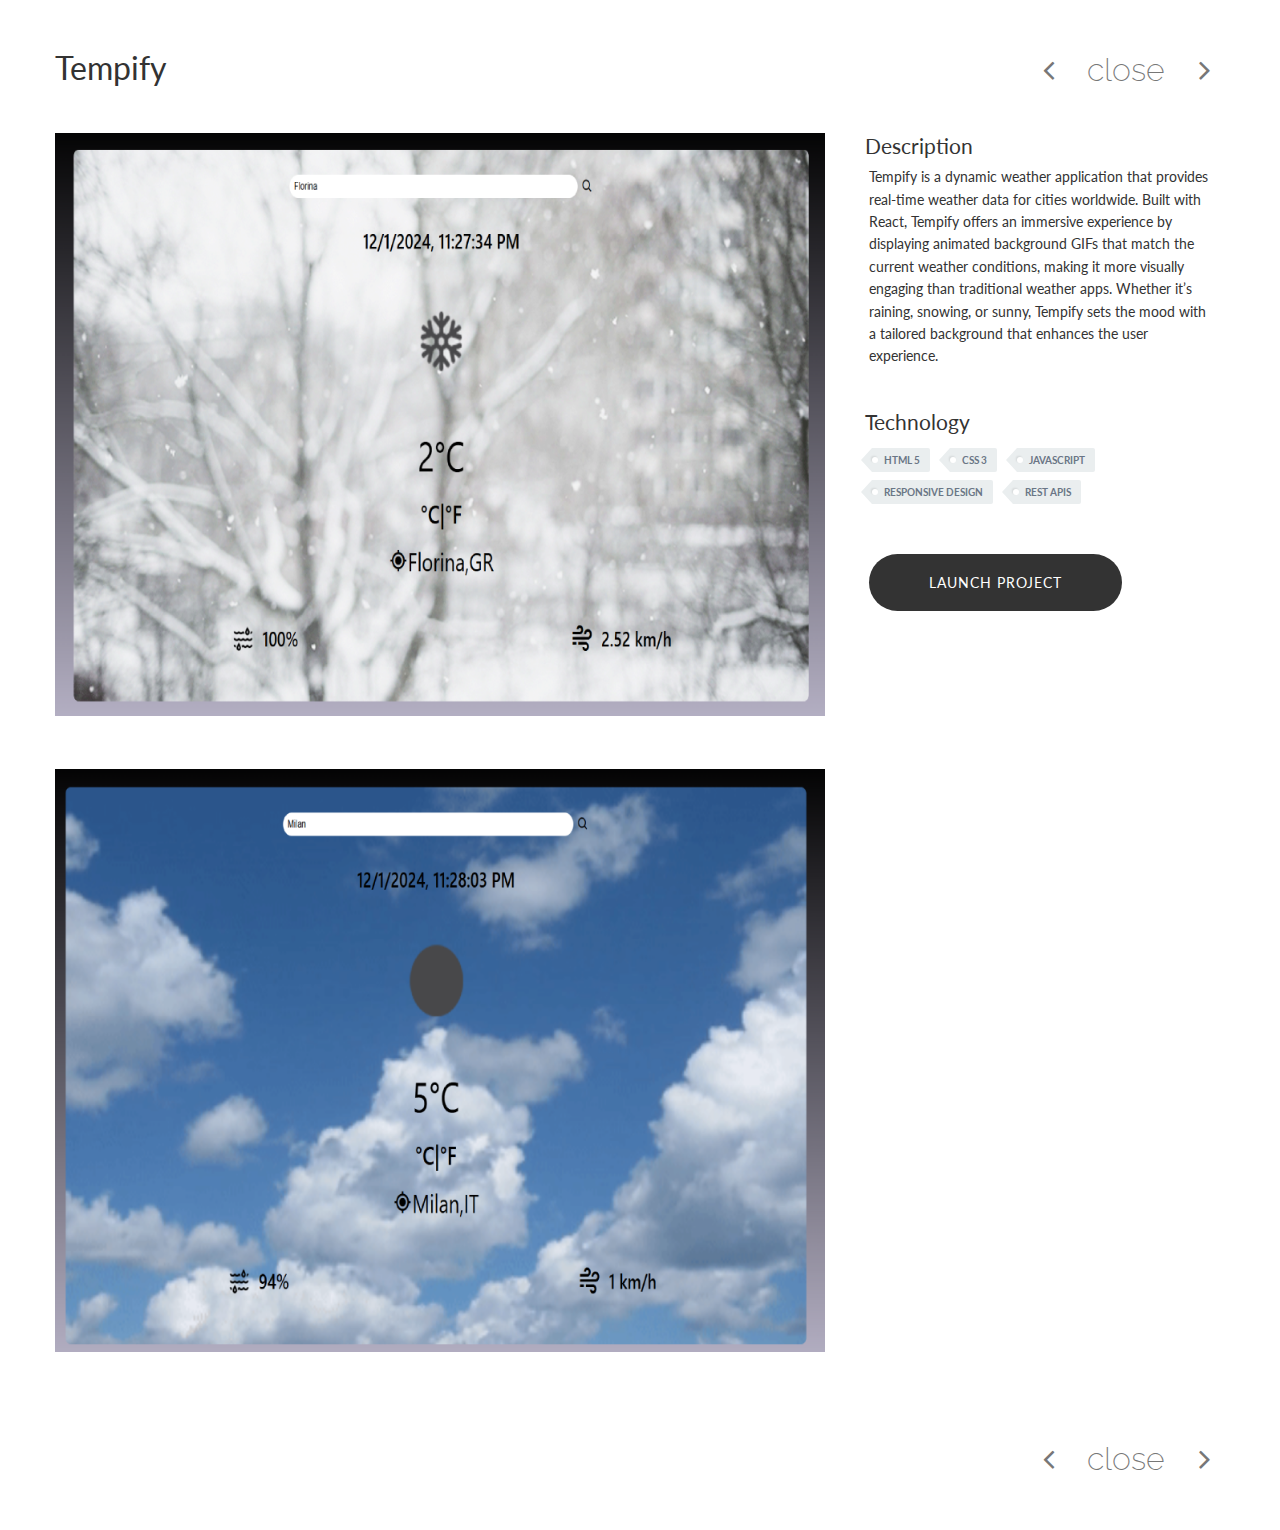
<file: portfolio-item-01.html>
<!DOCTYPE html>
<html>
  <head>
    <meta charset="utf-8" />
    <meta
      name="viewport"
      content="width=device-width, initial-scale=1, maximum-scale=1"
    />
    <meta http-equiv="X-UA-Compatible" content="IE=edge,chrome=1" />
    <meta
      name="description"
      content="BookCard - Responsive HTML5 vCard Template"
    />
    <meta name="keywords" content="vcard, html5, portfolio" />
    <meta name="author" content="Pixelwars" />

    <title>Tempify</title>

    <!-- FAV and TOUCH ICONS -->
    <link rel="shortcut icon" href="images/ico/favicon.ico" />
    <link rel="apple-touch-icon" href="images/ico/apple-touch-icon.png" />

    <!-- SCRIPTS -->
    <script type="text/javascript" src="js/modernizr.js"></script>
    <!--[if lte IE 9]>
      <script src="js/html5shiv.js"></script>
      <script src="js/selectivizr-min.js"></script>
    <![endif]-->

    <!-- FONTS -->
    <link
      href="https://fonts.googleapis.com/css?family=Lato:100,300,400,700,900,100italic,300italic,400italic,700italic,900italic"
      rel="stylesheet"
      type="text/css"
    />
    <link
      href="https://fonts.googleapis.com/css?family=Alfa+Slab+One|Nixie+One|Raleway:200,800"
      rel="stylesheet"
      type="text/css"
    />
    <link
      href="https://fonts.googleapis.com/css?family=Tulpen+One|Sacramento"
      rel="stylesheet"
      type="text/css"
    />

    <!-- STYLES -->
    <link rel="stylesheet" type="text/css" media="print" href="css/print.css" />
    <link rel="stylesheet" type="text/css" href="css/normalize.css" />
    <link rel="stylesheet" type="text/css" href="css/bootstrap.min.css" />
    <link rel="stylesheet" type="text/css" href="css/animate.css" />
    <link rel="stylesheet" type="text/css" href="css/book.css" />
    <link rel="stylesheet" type="text/css" href="css/font-awesome.css" />
    <link
      rel="stylesheet"
      type="text/css"
      href="css/jquery.fancybox-1.3.4.css"
    />
    <link rel="stylesheet" type="text/css" href="css/main.css" />

    <!-- SCRIPTS -->
    <!-- Grab Google CDN's jQuery, with a protocol relative URL; fall back to local if offline -->
    <script src="http://ajax.googleapis.com/ajax/libs/jquery/1.8.3/jquery.min.js"></script>
    <script>
      window.jQuery ||
        document.write('<script src="js/jquery-1.8.3.min.js"><\/script>');
    </script>
    <script src="js/jquery.fitvids.js"></script>
    <script>
      $(function () {
        $(".portfolio-single").fitVids();
      });
    </script>
  </head>

  <body class="p-single">
    <div class="portfolio-single container">
      <div class="row">
        <!-- TITLE - column 8/12 -->
        <div class="span8 portfolio-field portfolio-title">
          <h2>Tempify</h2>
        </div>
        <!-- TITLE - column 8/12 -->

        <!-- PORTFOLIO-NAV - column 4/12 -->
        <div class="span4 portfolio-field portfolio-nav">
          <a class="icon button prev ajax" href="portfolio-item-03.html"></a>
          <a class="icon button back" href="#/portfolio">close</a>
          <a class="icon button next ajax" href="portfolio-item-02.html"></a>
        </div>
        <!-- PORTFOLIO-NAV - column 4/12 -->

        <!-- PORTFOLIO-IMAGES - column 8/12 -->
        <div class="span8 portfolio-field">
          <img src="images/portfolio/single/tempify1.png" alt="project" />
          <img src="images/portfolio/single/tempify2.png" alt="project" />
        </div>
        <!-- PORTFOLIO-IMAGES - column 8/12 -->

        <!-- PORTFOLIO SIDEBAR - column 4/12 -->
        <div class="span4 portfolio-field">
          <h3>Description</h3>
          <p>
            Tempify is a dynamic weather application that provides real-time
            weather data for cities worldwide. Built with React, Tempify offers
            an immersive experience by displaying animated background GIFs that
            match the current weather conditions, making it more visually
            engaging than traditional weather apps. Whether it’s raining,
            snowing, or sunny, Tempify sets the mood with a tailored background
            that enhances the user experience.
          </p>

          <h3>Technology</h3>
          <ul class="tags">
            <li><a>HTML 5</a></li>
            <li><a>CSS 3</a></li>
            <li><a>JavaScript</a></li>
            <li><a>Responsive Design</a></li>
            <li><a>Rest APIs</a></li>
          </ul>

          <div class="launch">
            <a href="https://tempify-weather-app.netlify.app/" class="btn"
              >LAUNCH PROJECT</a
            >
          </div>
        </div>
        <!-- PORTFOLIO SIDEBAR - column 4/12 -->

        <!-- PORTFOLIO-NAV BOTTOM - column 12/12 -->
        <div class="span12 portfolio-field portfolio-nav bottom">
          <a class="icon button prev ajax" href="portfolio-item-03.html"></a>
          <a class="icon button back" href="#/portfolio">close</a>
          <a class="icon button next ajax" href="portfolio-item-02.html"></a>
        </div>
        <!-- PORTFOLIO-NAV BOTTOM - column 12/12 -->
      </div>
    </div>
  </body>
</html>
</file>
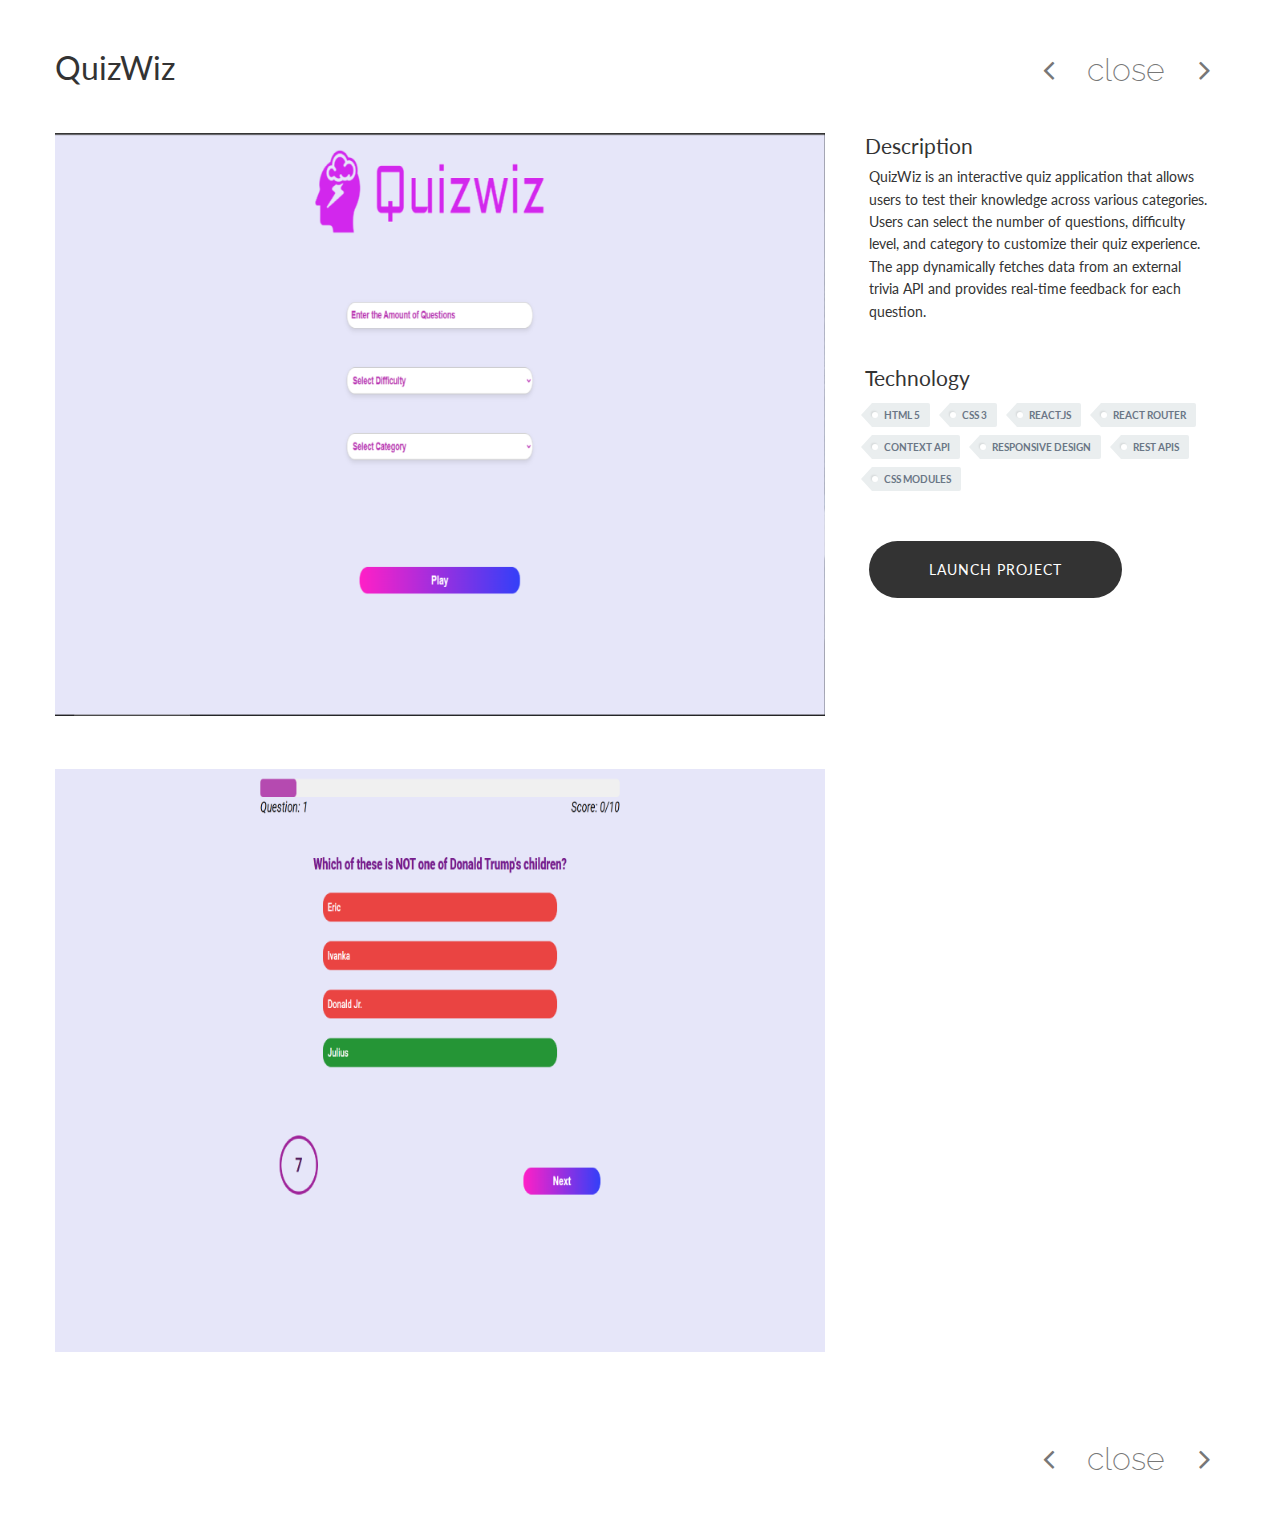
<file: portfolio-item-02.html>
<!DOCTYPE html>
<html>
  <head>
    <meta charset="utf-8" />
    <meta
      name="viewport"
      content="width=device-width, initial-scale=1, maximum-scale=1"
    />
    <meta http-equiv="X-UA-Compatible" content="IE=edge,chrome=1" />
    <meta
      name="description"
      content="BookCard - Responsive HTML5 vCard Template"
    />
    <meta name="keywords" content="vcard, html5, portfolio" />
    <meta name="author" content="Pixelwars" />

    <title>QuizWiz</title>

    <!-- FAV and TOUCH ICONS -->
    <link rel="shortcut icon" href="images/ico/favicon.ico" />
    <link rel="apple-touch-icon" href="images/ico/apple-touch-icon.png" />

    <!-- SCRIPTS -->
    <script type="text/javascript" src="js/modernizr.js"></script>
    <!--[if lte IE 9]>
      <script src="js/html5shiv.js"></script>
      <script src="js/selectivizr-min.js"></script>
    <![endif]-->

    <!-- FONTS -->
    <link
      href="https://fonts.googleapis.com/css?family=Lato:100,300,400,700,900,100italic,300italic,400italic,700italic,900italic"
      rel="stylesheet"
      type="text/css"
    />
    <link
      href="https://fonts.googleapis.com/css?family=Alfa+Slab+One|Nixie+One|Raleway:200,800"
      rel="stylesheet"
      type="text/css"
    />
    <link
      href="https://fonts.googleapis.com/css?family=Tulpen+One|Sacramento"
      rel="stylesheet"
      type="text/css"
    />

    <!-- STYLES -->
    <link rel="stylesheet" type="text/css" media="print" href="css/print.css" />
    <link rel="stylesheet" type="text/css" href="css/normalize.css" />
    <link rel="stylesheet" type="text/css" href="css/bootstrap.min.css" />
    <link rel="stylesheet" type="text/css" href="css/animate.css" />
    <link rel="stylesheet" type="text/css" href="css/book.css" />
    <link rel="stylesheet" type="text/css" href="css/font-awesome.css" />
    <link
      rel="stylesheet"
      type="text/css"
      href="css/jquery.fancybox-1.3.4.css"
    />
    <link rel="stylesheet" type="text/css" href="css/main.css" />

    <!-- SCRIPTS -->
    <!-- Grab Google CDN's jQuery, with a protocol relative URL; fall back to local if offline -->
    <script src="http://ajax.googleapis.com/ajax/libs/jquery/1.8.3/jquery.min.js"></script>
    <script>
      window.jQuery ||
        document.write('<script src="js/jquery-1.8.3.min.js"><\/script>');
    </script>
    <script src="js/jquery.fitvids.js"></script>
    <script>
      $(function () {
        $(".portfolio-single").fitVids();
      });
    </script>
  </head>

  <body class="p-single">
    <div class="portfolio-single container">
      <div class="row">
        <!-- TITLE - column 8/12 -->
        <div class="span8 portfolio-field portfolio-title">
          <h2>QuizWiz</h2>
        </div>
        <!-- TITLE - column 8/12 -->

        <!-- PORTFOLIO-NAV - column 4/12 -->
        <div class="span4 portfolio-field portfolio-nav">
          <a class="icon button prev ajax" href="portfolio-item-01.html"></a>
          <a class="icon button back" href="#/portfolio">close</a>
          <a class="icon button next ajax" href="portfolio-item-03.html"></a>
        </div>
        <!-- PORTFOLIO-NAV - column 4/12 -->

        <!-- PORTFOLIO-IMAGES - column 8/12 -->
        <div class="span8 portfolio-field">
          <img src="images/portfolio/single/quizwiz1.png" alt="project" />
          <img src="images/portfolio/single/quizwiz2.png" alt="project" />
        </div>
        <!-- PORTFOLIO-IMAGES - column 8/12 -->

        <!-- PORTFOLIO SIDEBAR - column 4/12 -->
        <div class="span4 portfolio-field">
          <h3>Description</h3>

          <p>
            QuizWiz is an interactive quiz application that allows users to test
            their knowledge across various categories. Users can select the
            number of questions, difficulty level, and category to customize
            their quiz experience. The app dynamically fetches data from an
            external trivia API and provides real-time feedback for each
            question.
          </p>

          <!-- <h3>Client</h3>

          <p>Apple Inc.</p> -->

          <h3>Technology</h3>
          <ul class="tags">
            <li><a>HTML 5</a></li>
            <li><a>CSS 3</a></li>
            <li><a>React.js</a></li>
            <li><a>React Router</a></li>
            <li><a>Context API</a></li>
            <li><a>Responsive Design</a></li>
            <li><a>Rest APIs</a></li>
            <li><a>CSS Modules</a></li>
          </ul>

          <div class="launch">
            <a
              href="https://stathiskotanidis-quizwiz.netlify.app/"
              target="_blank"
              class="btn"
              >LAUNCH PROJECT</a
            >
          </div>
        </div>
        <!-- PORTFOLIO SIDEBAR - column 4/12 -->

        <!-- PORTFOLIO-NAV BOTTOM - column 12/12 -->
        <div class="span12 portfolio-field portfolio-nav bottom">
          <a class="icon button prev ajax" href="portfolio-item-01.html"></a>
          <a class="icon button back" href="#/portfolio">close</a>
          <a class="icon button next ajax" href="portfolio-item-03.html"></a>
        </div>
        <!-- PORTFOLIO-NAV BOTTOM - column 12/12 -->
      </div>
    </div>
  </body>
</html>
</file>
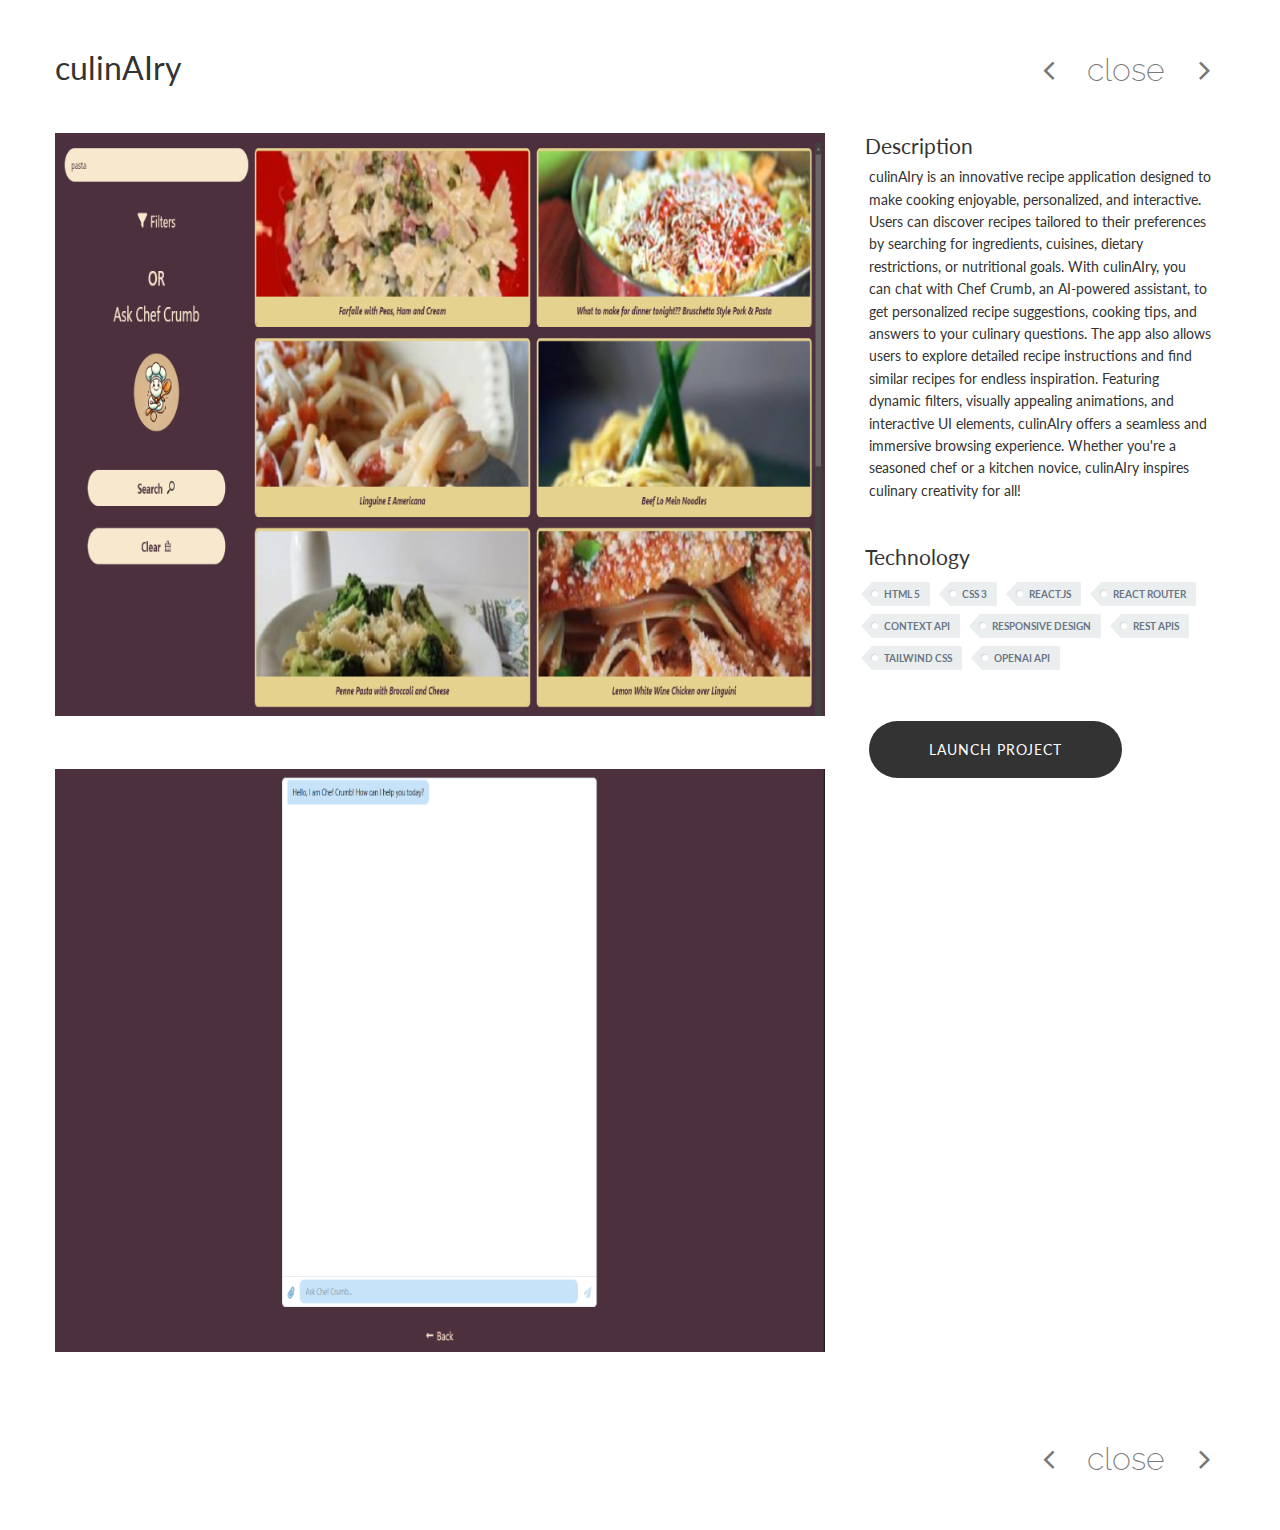
<file: portfolio-item-03.html>
<!DOCTYPE html>
<html>
  <head>
    <meta charset="utf-8" />
    <meta
      name="viewport"
      content="width=device-width, initial-scale=1, maximum-scale=1"
    />
    <meta http-equiv="X-UA-Compatible" content="IE=edge,chrome=1" />
    <meta
      name="description"
      content="BookCard - Responsive HTML5 vCard Template"
    />
    <meta name="keywords" content="vcard, html5, portfolio" />
    <meta name="author" content="Pixelwars" />

    <title>culinAIry</title>

    <!-- FAV and TOUCH ICONS -->
    <link rel="shortcut icon" href="images/ico/favicon.ico" />
    <link rel="apple-touch-icon" href="images/ico/apple-touch-icon.png" />

    <!-- SCRIPTS -->
    <script type="text/javascript" src="js/modernizr.js"></script>
    <!--[if lte IE 9]>
      <script src="js/html5shiv.js"></script>
      <script src="js/selectivizr-min.js"></script>
    <![endif]-->

    <!-- FONTS -->
    <link
      href="https://fonts.googleapis.com/css?family=Lato:100,300,400,700,900,100italic,300italic,400italic,700italic,900italic"
      rel="stylesheet"
      type="text/css"
    />
    <link
      href="https://fonts.googleapis.com/css?family=Alfa+Slab+One|Nixie+One|Raleway:200,800"
      rel="stylesheet"
      type="text/css"
    />
    <link
      href="https://fonts.googleapis.com/css?family=Tulpen+One|Sacramento"
      rel="stylesheet"
      type="text/css"
    />

    <!-- STYLES -->
    <link rel="stylesheet" type="text/css" media="print" href="css/print.css" />
    <link rel="stylesheet" type="text/css" href="css/normalize.css" />
    <link rel="stylesheet" type="text/css" href="css/bootstrap.min.css" />
    <link rel="stylesheet" type="text/css" href="css/animate.css" />
    <link rel="stylesheet" type="text/css" href="css/book.css" />
    <link rel="stylesheet" type="text/css" href="css/font-awesome.css" />
    <link
      rel="stylesheet"
      type="text/css"
      href="css/jquery.fancybox-1.3.4.css"
    />
    <link rel="stylesheet" type="text/css" href="css/main.css" />

    <!-- SCRIPTS -->
    <!-- Grab Google CDN's jQuery, with a protocol relative URL; fall back to local if offline -->
    <script src="http://ajax.googleapis.com/ajax/libs/jquery/1.8.3/jquery.min.js"></script>
    <script>
      window.jQuery ||
        document.write('<script src="js/jquery-1.8.3.min.js"><\/script>');
    </script>
    <script src="js/jquery.fitvids.js"></script>
    <script>
      $(function () {
        $(".portfolio-single").fitVids();
      });
    </script>
  </head>

  <body class="p-single">
    <div class="portfolio-single container">
      <div class="row">
        <!-- TITLE - column 8/12 -->
        <div class="span8 portfolio-field portfolio-title">
          <h2>culinAIry</h2>
        </div>
        <!-- TITLE - column 8/12 -->

        <!-- PORTFOLIO-NAV - column 4/12 -->
        <div class="span4 portfolio-field portfolio-nav">
          <a class="icon button prev ajax" href="portfolio-item-01.html"></a>
          <a class="icon button back" href="#/portfolio">close</a>
          <a class="icon button next ajax" href="portfolio-item-03.html"></a>
        </div>
        <!-- PORTFOLIO-NAV - column 4/12 -->

        <!-- PORTFOLIO-IMAGES - column 8/12 -->
        <div class="span8 portfolio-field">
          <img src="images/portfolio/single/culinairy1.png" alt="project" />
          <img src="images/portfolio/single/culinairy2.png" alt="project" />
        </div>
        <!-- PORTFOLIO-IMAGES - column 8/12 -->

        <!-- PORTFOLIO SIDEBAR - column 4/12 -->
        <div class="span4 portfolio-field">
          <h3>Description</h3>

          <p>
            culinAIry is an innovative recipe application designed to make
            cooking enjoyable, personalized, and interactive. Users can discover
            recipes tailored to their preferences by searching for ingredients,
            cuisines, dietary restrictions, or nutritional goals. With
            culinAIry, you can chat with Chef Crumb, an AI-powered assistant, to
            get personalized recipe suggestions, cooking tips, and answers to
            your culinary questions. The app also allows users to explore
            detailed recipe instructions and find similar recipes for endless
            inspiration. Featuring dynamic filters, visually appealing
            animations, and interactive UI elements, culinAIry offers a seamless
            and immersive browsing experience. Whether you're a seasoned chef or
            a kitchen novice, culinAIry inspires culinary creativity for all!
          </p>

          <!-- <h3>Client</h3>

          <p>Apple Inc.</p> -->

          <h3>Technology</h3>
          <ul class="tags">
            <li><a>HTML 5</a></li>
            <li><a>CSS 3</a></li>
            <li><a>React.js</a></li>
            <li><a>React Router</a></li>
            <li><a>Context API</a></li>
            <li><a>Responsive Design</a></li>
            <li><a>Rest APIs</a></li>
            <li><a>Tailwind CSS</a></li>
            <li><a>OpenAI API</a></li>
          </ul>

          <div class="launch">
            <a
              href="https://culinairy-recipe-app.netlify.app/"
              target="_blank"
              class="btn"
              >LAUNCH PROJECT</a
            >
          </div>
        </div>
        <!-- PORTFOLIO SIDEBAR - column 4/12 -->

        <!-- PORTFOLIO-NAV BOTTOM - column 12/12 -->
        <div class="span12 portfolio-field portfolio-nav bottom">
          <a class="icon button prev ajax" href="portfolio-item-01.html"></a>
          <a class="icon button back" href="#/portfolio">close</a>
          <a class="icon button next ajax" href="portfolio-item-03.html"></a>
        </div>
        <!-- PORTFOLIO-NAV BOTTOM - column 12/12 -->
      </div>
    </div>
  </body>
</html>
</file>
<file: css/print.css>
/* Print Style Sheet */
@media print {
body {background:white; 
     font-size:10pt; 
     margin:0 }

#content{ margin-left:0; 
     float:none; 
     width:auto }
#content a { font-weight:bold;}
#content{ margin-left:0; 
     float:none; 
     width:auto }
#footer, .ad { display:none }
h1, h2, h3, h4, h5, h6 { page-break-after:avoid; 
     page-break-inside:avoid }
h3 { margin-left:10px; 
     margin-bottom:0px; 
     padding-bottom:0px }
blockquote, table, pre { page-break-inside:avoid }
ul, ol, dl  { page-break-before:avoid }
img { page-break-inside:avoid; 
     page-break-after:avoid; }

/* ------------------------------------------ 
   ---------------------  SAFE MOD */
.rm-container .rm-back, .rm-container.rm-open .rm-cover, .rm-container.rm-open .rm-right, .rm-container.rm-in .rm-cover, .rm-container.rm-in .rm-right, .rm-container.rm-in .rm-wrapper {
	-webkit-transform: none !important;
	-moz-transform: none !important;
	-o-transform: none !important;
	-ms-transform: none !important;
	transform: none !important;
	display: block !important;
}

.rm-container {
	-webkit-perspective: 0px;
	-moz-perspective: 0px;
	-o-perspective: 0px;
	-ms-perspective: 0px;
	perspective: 0px; }
.rm-wrapper { position: static; background: #fff; }
.rm-close, .rm-overlay { display: none; }
#header, .rm-button-open { display:none !important; }
.rm-wrapper,
.rm-wrapper > div { position: static; }
body { width:auto; height:auto; overflow: visible; }
.main { height:auto; }
.page { height:auto; }
.antiscroll-wrap { position:relative; top:auto; bottom:auto; left:auto; overflow:hidden; }
.antiscroll-inner { position:relative; }
#pages { position:relative !important; height:auto; }
.rm-wrapper > div > div { position: static; background: #fff; }
	 
}
</file>
<file: css/book.css>
.main { height:100%; }
.rm-container {
	width: 32%;
	height: 100%;
	max-width: 560px;
	margin: 0 auto;
	position: relative;
	-webkit-perspective: 1600px;
	-moz-perspective: 1600px;
	-o-perspective: 1600px;
	-ms-perspective: 1600px;
	perspective: 1600px;
}

.rm-wrapper { height:auto; }
.rm-wrapper,
.rm-wrapper,
.rm-wrapper > div {
	width: 100%;
	height: 100%;
	left: 0;
	top: 0;
	position: absolute;
	-webkit-transform-style: preserve-3d;
	-moz-transform-style: preserve-3d;
	-o-transform-style: preserve-3d;
	-ms-transform-style: preserve-3d;
	transform-style: preserve-3d;
}
.rm-wrapper { position:absolute; top:40px; bottom:40px; height:auto; }

.rm-wrapper .rm-cover {
	-webkit-transform-origin: 0% 50%;
	-webkit-transition-delay: 0.2s;
	-moz-transform-origin: 0% 50%;
	-moz-transition-delay: 0.2s;
	-o-transform-origin: 0% 50%;
	-o-transition-delay: 0.2s;
	-ms-transform-origin: 0% 50%;
	-ms-transition-delay: 0.2s;
	transform-origin: 0% 50%;
	transition-delay: 0.2s;
}

.rm-wrapper .rm-right {
	-webkit-transform-origin: 100% 50%;
	-webkit-transition-delay: 0s;
	-moz-transform-origin: 100% 50%;
	-moz-transition-delay: 0s;
	-o-transform-origin: 100% 50%;
	-o-transition-delay: 0s;
	-ms-transform-origin: 100% 50%;
	-ms-transition-delay: 0s;
	transform-origin: 100% 50%;
	transition-delay: 0s;
}

.rm-wrapper > div > div {
	width: 100%;
	height: 100%;
	position: absolute;
	/*padding: 30px;*/
}

.rm-container .rm-front,
.rm-container .rm-back {
	-webkit-backface-visibility: hidden;
	-moz-backface-visibility: hidden;
	-o-backface-visibility: hidden;
	-ms-backface-visibility: hidden;
	backface-visibility: hidden;
	transform: perspective(200px) rotateX(0deg); /* EDGE backface visibility fix */
}

/* EDGE backface visibility fix */
.rm-container .rm-front > *,
.rm-container .rm-back > * {
	-webkit-backface-visibility: hidden;
	-moz-backface-visibility: hidden;
	-o-backface-visibility: hidden;
	-ms-backface-visibility: hidden;
	backface-visibility: hidden;
	transform: perspective(200px) rotateX(0deg);
}
/* EDGE backface visibility fix */


html:not(.safe-mod) .rm-container .rm-back {
	-webkit-transform: rotateY(-180deg);
	-moz-transform: rotateY(-180deg);
	-o-transform: rotateY(-180deg);
	-ms-transform: rotateY(-180deg);
	transform: rotateY(-180deg);
}

.rm-overlay {
	position: absolute;
	width: 10%;
	height: 100%;
	top: 0;
	right: 0;
	pointer-events: none;
	background: -moz-linear-gradient(left, rgba(0,0,0,0) 0%, rgba(0,0,0,0.04) 100%);
	background: -webkit-gradient(linear, left top, right top, color-stop(0%,rgba(0,0,0,0)), color-stop(100%,rgba(0,0,0,0.04)));
	background: -webkit-linear-gradient(left, rgba(0,0,0,0) 0%,rgba(0,0,0,0.04) 100%);
	background: -o-linear-gradient(left, rgba(0,0,0,0) 0%,rgba(0,0,0,0.04) 100%);
	background: -ms-linear-gradient(left, rgba(0,0,0,0) 0%,rgba(0,0,0,0.04) 100%);
	background: linear-gradient(to right, rgba(0,0,0,0) 0%,rgba(0,0,0,0.04) 100%);
}



/* Transitions */
.rm-wrapper,
.rm-wrapper > div {
	-webkit-transition: all 0.6s ease-in-out, height 0s;
	-moz-transition: all 0.6s ease-in-out;
	-o-transition: all 0.6s ease-in-out, height 0s;
	-ms-transition: all 0.6s ease-in-out, height 0s;
	transition: all 0.6s ease-in-out, height 0s;
}
.safe-mod .rm-wrapper,
.safe-mod .rm-wrapper > div, .safe-mod .rm-wrapper > div > div {
	-webkit-transition: none;
	-moz-transition: none;
	-o-transition: none;
	-ms-transition: none;
	transition: none;
}



.rm-close {
	height:0;
}

.rm-container.rm-open .rm-cover {
	-webkit-transform: rotateY(-180deg);
	-webkit-transition-delay: 0s;
	-moz-transform: rotateY(-180deg);
	-moz-transition-delay: 0s;
	-o-transform: rotateY(-180deg);
	-o-transition-delay: 0s;
	-ms-transform: rotateY(-180deg);
	-ms-transition-delay: 0s;
	transform: rotateY(-180deg);
	transition-delay: 0s;
}

.rm-container.rm-open .rm-right {
	-webkit-transform: rotateY(180deg);
	-webkit-transition-delay: 0.2s;
	-moz-transform: rotateY(180deg);
	-moz-transition-delay: 0.2s;
	-o-transform: rotateY(180deg);
	-o-transition-delay: 0.2s;
	-ms-transform: rotateY(180deg);
	-ms-transition-delay: 0.2s;
	transform: rotateY(180deg);
	transition-delay: 0.2s;
}

.rm-container.rm-in .rm-cover {
	-webkit-transform: rotateY(-150deg);
	-moz-transform: rotateY(-150deg);
	-o-transform: rotateY(-150deg);
	-ms-transform: rotateY(-150deg);
	transform: rotateY(-150deg);
}

.rm-container.rm-in .rm-right {
	-webkit-transform: rotateY(150deg);
	-moz-transform: rotateY(150deg);
	-o-transform: rotateY(150deg);
	-ms-transform: rotateY(150deg);
	transform: rotateY(150deg);
}

.rm-container.rm-in .rm-wrapper {
	-webkit-transform: translateZ(-500px);
	-moz-transform: translateZ(-500px);
	-o-transform: translateZ(-500px);
	-ms-transform: translateZ(-500px);
	transform: translateZ(-500px);
}

.rm-container.rm-in .rm-cover, 
.rm-container.rm-in .rm-right,
.rm-container.rm-nodelay .rm-right {
	-webkit-transition-delay: 0s;
	-moz-transition-delay: 0s;
	-o-transition-delay: 0s;
	-ms-transition-delay: 0s;
	transition-delay: 0s;
}

.rm-container.rm-in .rm-modal {
	-webkit-transform: translateZ(0px);
	-moz-transform: translateZ(0px);
	-o-transform: translateZ(0px);
	-ms-transform: translateZ(0px);
	transform: translateZ(0px);
	opacity: 1;
	pointer-events: auto;
}


/* Media Queries */
@media screen and (min-height: 600px) { 
	.rm-wrapper { top:60px; bottom:60px; }
}
@media screen and (min-height: 800px) { 
	.rm-wrapper { top:80px; bottom:80px; }
}
@media screen and (min-height: 900px) { 
	.rm-wrapper { top:120px; bottom:120px; }
}
@media screen and (min-height: 1000px) { 
	.rm-wrapper { top:140px; bottom:140px; }
}
@media screen and (max-width: 1100px) and (min-height: 1000px) { 
	.rm-wrapper { top:320px; bottom:320px; }
}
@media screen and (min-width: 2200px) and (min-height: 1000px) { 
	.rm-wrapper {top:20%; bottom:20%;}
}
@media screen and (min-width: 2600px) and (min-height: 1200px) { 
	.rm-wrapper {top:25%; bottom:25%;}
}
@media screen and (min-width: 3000px) and (min-height: 1600px) { 
	.rm-wrapper {top:30%; bottom:30%;}
}


/* Page Shadow Middle */
.rm-wrapper .rm-middle {
	box-shadow: 2px 2px 10px rgba(0,0,0,0.5);
}

.rm-container.rm-open .rm-wrapper .rm-cover {
	box-shadow: 2px 4px 4px rgba(0,0,0,0.2);
}

.rm-container.rm-open .rm-wrapper .rm-right {
	box-shadow: -2px 4px 4px rgba(0,0,0,0.2);
}

.rm-container.rm-open .rm-wrapper .rm-middle {
	box-shadow: 0 6px 4px -2px rgba(0,0,0,0.2);
}


/* firefox weird z-index fix */
.rm-container.rm-closed .rm-wrapper > div.rm-right > div.rm-front { visibility:hidden; }
.rm-container .rm-wrapper > div.rm-right > div.rm-front { visibility:visible; }

.rm-wrapper .rm-cover { z-index:100; }
.rm-wrapper > div > div.rm-front { z-index:120; }
.rm-wrapper > div > div.rm-back { z-index:120; }
.rm-wrapper .rm-middle { z-index:50; }
.rm-wrapper .rm-right { z-index:60; }
</file>
<file: css/main.css>
/*
	Name: BookCard
	Description: Responsive HTML5 vCard Template
	Version: 1.3.2
	Author: pixelwars
*/


/* --- 
MAIN STYLE FILE */

/* BASE */
html, body { width:100%; height:100%; }
body { overflow: hidden; -webkit-text-size-adjust:none; }
.safe-mod body { overflow: visible; overflow-x: hidden; display: block !important; }
.p-overlay-on body { overflow: visible; }
.p-overlay-on.safe-mod .main { display: none; }

a { color: #C25337; text-decoration: none; outline: none; }
a:hover { color: #C00; }

iframe { border: none; }
p,ul,ol { font-size:.875em; line-height:160%; }
ul { list-style: square; }
img { width:auto; max-width:100%; height:auto; }
.cf:before, .cf:after { content: " "; display: table; }
.cf:after { clear: both; }

.easing, #header nav ul a, .btn, .portfolio-nav a.button, .social li a, input,textarea, .media-box .mask, .cover h1, .cover h2, .cover h3, .rm-close span, .cover .widget-twitter .twitter-link:before, .latest-from-blog a, .more a, .post-pagination li a, .navigation a { -webkit-transition: all 0.3s ease-out; -moz-transition: all 0.3s ease-out; -ms-transition: all 0.3s ease-out; -o-transition: all 0.3s ease-out; transition: all 0.3s ease-out; }
.easing-long { -webkit-transition: all 1.2s ease-out; -moz-transition: all 1.2s ease-out; -ms-transition: all 1.2s ease-out; -o-transition: all 1.2s ease-out; transition: all 1.2s ease-out; }
.center { text-align: center; }

/* -------------------------------------------- */
/* TYPOGRAPHY */
/* headings and paragraphs */
h1, h2, h3, h4, h5, h6 { font-weight: 400; }
h1 { font-size: 2.20em; margin: 0.8em 0 0.4em 0; }
h2 { font-size: 2.00em; margin: 1.0em 0 0.8em 0; }
h3 { font-size: 1.10em; margin: 1.0em 0 .6em 0; }
h4 { font-size: 1.00em; margin: 1.0em 0 .6em 0; }
h5 { font-size: 0.90em; margin: 1.0em 0 .8em 0; }
h6 { font-size: 0.85em; margin: 1.0em 0 .8em 0; }
p { margin: 1.2em 0; }


/* FONTS */
 
/* BODY */
body, input, textarea, select, button, input[type="button"], input[type="reset"], input[type="submit"]
{ font-family: Lato, Arial, serif; }

/* FONT AWESOME ICONS */
.fancy-ico:before, #fancybox-close:before, .icon, .icon:before, .portfolio-items .mask:before, #header ul li a:before, .widget-twitter .twitter-link:before, .widget-twitter ul li:before, .alert:before, .social li a.pinterest:before,  .social li a.instagram:before, .rm-close span:before { font-family: FontAwesome; font-weight: normal; text-align:left; font-style: normal; display: inline-block; text-decoration: inherit; }



/* ------------------------------------------ 
   ---------------------  LAYOUT */
.content { position:relative; padding: 2em; }
.content h2, .content h3 { margin: .4em 0 1.4em 0; text-align:center; }
.content h3 { margin: 2.2em 0 1.6em 0; }



/* ------------------------------------------ 
   ---------------------  SCROLLBAR */
.antiscroll-wrap { position:absolute; top:0; z-index:1; bottom:0; left:0; width:100%; overflow: hidden; }
.antiscroll-inner { overflow: scroll; overflow-x: hidden; width: 100%; height:100%; }
.antiscroll-inner::-webkit-scrollbar { width: 0; height: 0; }
.antiscroll-inner::scrollbar { width: 0; height: 0; }
.antiscroll-scrollbar { position: absolute; z-index: 3;
  background: gray;
  background: rgba(0, 0, 0, 0.5);
  -webkit-border-radius: 7px;
  border-radius: 7px;
  -webkit-box-shadow: 0 0 1px #fff;
  box-shadow: 0 0 1px #fff;
  opacity: 0;
  filter: progid:DXImageTransform.Microsoft.Alpha(Opacity=0);
  -webkit-transition: linear 300ms opacity;
  -moz-transition: linear 300ms opacity;
  -o-transition: linear 300ms opacity;
}
.antiscroll-scrollbar-shown { opacity: .3; filter: progid:DXImageTransform.Microsoft.Alpha(Opacity=30); }
.antiscroll-scrollbar-horizontal { height: 7px; margin-left: 2px; bottom: 2px; left: 0; }
.antiscroll-scrollbar-vertical { width: 7px; margin-top: 2px; right: 2px; top: 0; }
.antiscroll-scrollbar-vertical:active { opacity: .5; filter: progid:DXImageTransform.Microsoft.Alpha(Opacity=50); }



/* ------------------------------------------ 
   ---------------------  HEADER */
#header { display: none; position:relative; z-index:1000; width:100%; text-align:center; }
#header:before, #header:after { content: " "; display: table; }
#header:after { clear: both; }

/* MOBILE NAV MENU */
#header nav { position:relative; z-index:1100; }
#header nav ul { position:relative; padding:0; margin:0; font-size:.9em; list-style: none; }
#header nav ul li { float:left; width: 25%; margin: 0 ; }
#header nav ul a { display:block; line-height:70px; font-size: 20px; text-align: center; color: #ddd;
  text-shadow: 0 2px rgba(0, 0, 0, 0.12);
  background: #303335;
  border-left: 1px solid #555;
  border-right: 1px solid #232428;
  -webkit-box-shadow: inset 0 1px rgba(255, 255, 255, 0.05), inset 0 -1px 1px rgba(0, 0, 0, 0.15), 1px 0 rgba(0, 0, 0, 0.05), -1px 0 rgba(0, 0, 0, 0.05), 0 1px rgba(255, 255, 255, 0.05);
  box-shadow: inset 0 1px rgba(255, 255, 255, 0.05), inset 0 -1px 1px rgba(0, 0, 0, 0.15), 1px 0 rgba(0, 0, 0, 0.05), -1px 0 rgba(0, 0, 0, 0.05), 0 1px rgba(255, 255, 255, 0.05);
  }
#header nav ul li:first-child a { border-left: none; } 
#header nav ul li:last-child a { border-right: none; } 
#header nav ul a:hover { color: #eee; background: #222; }
/* Menu Icons */
#header ul li:nth-child(1) a:before { content: "\f104"; } /* Home */
#header ul li:nth-child(2) a:before { content: "\f022"; } /* Resume */
#header ul li:nth-child(3) a:before { content: "\f0b1"; } /* Portfolio */
#header ul li:nth-child(4) a:before { content: "\f0e0"; } /* Contact */


/* ------------------------------------------ 
   ---------------------  RESUME PAGE */
.history-group { padding-top: 0.4em; }
.history-unit { position: relative; padding: 0.5em 0; }
.history-unit .work-desc { margin-left: 124px; position:relative; margin-left: 126px; }
.history-unit .work-desc h4 { margin-top: 0; }
.history-unit .work-desc h5 { margin:.2em 0 .4em; font-size: .8em; color: #999; }
.history-unit .work-desc h5:before { content: "→ "; display:inline-block; margin-right:6px; }
.history-unit .work-desc p { margin-top: 0.6em; }
.history-unit h4, .skill-unit h4 { margin-bottom:2px; font-weight:400; }
.history-unit h4.work-time { position:relative; z-index:100; float:left; margin-top: 0; min-width: 80px; text-align: center; font-size: 2.2em; font-family: 'Tulpen One', cursive; padding: 4px 10px; border: 1px solid #ddd; border-radius: 4px; }
.history-unit:before { content: ""; position:absolute; z-index:90; top: 66px; left:50px; bottom: 4px; border-left: 1px dashed #ccc; }
.history-unit:last-child:before { display: none; }

/* Skills progress bars */
.skill-group { padding: 0 0 1.2em 0; }
.skill-unit { padding-bottom: .2em; }
.bar { position:relative; width: 100%; }
.bar .progress { position:absolute; top:0; left:0; width:0; height:100%; border-radius: 4px; }
/* Skills progress bars */
.bar { height:6px; }
.bar .progress { background: #333; }

/* About text */
h4.about-text { text-align: center; font-size: 1.4em; line-height: 160%; padding: .3em 0; }
.label { display: inline-block; padding: 0 .4em; border-radius: 2px; }

/* Testimonials */
.testo-group { padding: .4em 0; }
.testo { padding: 0.5em 0 1em 0; }
.testo img { float: left; max-width: 80px; border-radius: 50%; box-shadow: 0 1px 0 #fff inset; }
.testo .text { position:relative; margin-left: 114px; padding:1em 1.6em; border-left: 2px solid #555; background-color: #fff; }
.testo .text:before { content:""; position:absolute; top:2em; right:100%; width: 0; height: 0; border-top: 12px solid #555; border-left: 16px solid transparent; }
.testo .text h4 { margin: 0; }
.testo .text h4 span { display: inline-block; margin-left: 1em; font-size: .8em; color: #888; }
.testo .text p { margin: .6em 0 0.2em 0; line-height: 150%; color: #555; }

/* Services */
.service { text-align: center; padding: .4em 0 1.6em 0; }
.service:after { content: ""; display: block; max-width: 10%; margin: 0 auto; border-bottom: 1px solid #ccc; }
.service:last-child:after { display: none; } 
.service i { font-size: 2.8em; color: #777; text-shadow: 0 1px 0 #fff; }
.service p { margin-top: .4em; }
.service h4 { margin-top: .8em; }

/* Button */
.launch { text-align: center; padding: 2.6em 0; }
.btn { padding: 20px 60px; letter-spacing: 1px; font-size: .9em; border-radius: 40px; }



/* ------------------------------------------ 
   ---------------------  CONTACT PAGE */
.contact-form { padding-top: 2em; margin-top: 30px; background:url(../images/bckg/letter-lines.png) left top repeat-x; background-size: 45px 5px; }
.map { margin-bottom:30px; }
.map iframe { width:100%; border-width:0; outline:none; height:180px; }
#contact-form fieldset { border:0; padding:0; }
.contact-form p { margin: .8em 0; }
.contact-form p:before, .contact-form p:after { content: " "; display: table; }
.contact-form p:after { clear: both; }
label.error { display:none !important; }
input, textarea { display:block; padding:10px; border:0; border-radius:0; outline:0; background: #fff; border: 1px solid #ddd; box-shadow: none; -webkit-box-shadow: none; -webkit-appearance: none; }
textarea { height:80px; }
input:focus, textarea:focus { border-color: #aaa; }
input.error ,textarea.error { border-color: #C33; }
.contact-form label { display:block; float: left; width: 30%; }
.contact-form input, .contact-form textarea { display:block; float: left; width: 70% !important; -moz-box-sizing:border-box;-webkit-box-sizing:border-box;-ms-box-sizing:border-box;box-sizing:border-box; }
.contact-form textarea { height: 100px; }
.contact-form input.submit { width:auto !important; margin-top: 1.2em; float:right !important; }
.stamp { position:relative; float:right; margin-right: 0.4em; width:114px; height:134px; background:url(../images/bckg/stamp.png) 0 0 no-repeat; }
.stamp:after { content:""; position:absolute; top:0; left:0; width: 100%; height:100%; background:url(../images/bckg/stamp-mask.png) 0 0 no-repeat; }
.stamp img { display: block; width:94px; height: 114px; position:absolute; top:10px; left:10px; }
.letter { padding-bottom: 1.2em; }
.letter-info { float: left; margin-left: .4em; }
.letter-info h4 { margin: .5em 0 0 0; font-size: 2.2em; line-height: 120%; font-family: 'Sacramento', cursive; }
.letter-info p { margin: 0; }
img.ajax-loader { display: none; float: left; margin-top:34px; }
/* Alert */
.alert { display: none; position: fixed; z-index:9900; top: 50%; left: 50%; margin: -80px 0 0 -80px; font-size: 6em; line-height: 1; padding: .4em .5em; color: #fff; text-shadow: 2px 2px 4px rgba(0,0,0,.5); background: #000; background: rgba(0,0,0,.4); border-radius: 20px; }
.alert:before { content: "\f087"; }
.alert.error { background: #F30; background: rgba(180,20,0,.6); }
.alert.error:before { content: "\f088"; }


/* -------------------------------------------- */
/* PORTFOLIO */

/* Filters */
#filters { list-style:none; padding:0; margin: 0 0 1.2em 0; text-align: center; }
#filters li { display:inline-block; margin: 0 .7em .2em .7em; }
#filters li a { color: #999; font-size: 0.9em; padding-bottom: 2px; }
#filters li a:hover { color: #888; }
#filters .current a { border-bottom: 3px solid #333; }
#filters .current a, #filters .current a:hover  { color: #333; }

/* Portfolio Items */
.portfolio-items { min-height: 200px; width: 106%; margin-left: -3%; }
.portfolio-items .hentry { float:left; width: 40%; padding: 10px 15px; margin-bottom: 0; text-align: center; -moz-box-sizing:border-box;-webkit-box-sizing:border-box;-ms-box-sizing:border-box;box-sizing:border-box; }
.portfolio-items .hentry.x2 { width: 80%; }
.portfolio-items .hentry img { display: block; }
.portfolio-items .hentry h4 { color: #222; margin: 1em 0 .2em; font-size: .9em; font-weight:400; }
.portfolio-items .hentry p { font-size: .8em; margin: 0 0 .2em; padding-bottom: .8em; color: #888; text-shadow: 0 1px 0 #fff; border-bottom: 1px solid #ddd; }

.portfolio-items .media-box { position: relative; padding: 4px; background-color: #fff; 
border-radius: 2px;
-webkit-border-radius: 2px;
-webkit-box-shadow: 1px 1px 1px #d1d1d1;
box-shadow: 1px 1px 1px #d1d1d1; }
.portfolio-items .media-box:after, .portfolio-items .media-box:before { content: " "; position: absolute; width: 50%; height: 100px; z-index: -10; }
.portfolio-items .media-box:before { height: 75%; top: 15px; left: 0; width: 100%; 
-webkit-border-radius: 12px / 65px;
-ms-border-radius: 12px / 65px;
border-radius: 12px / 65px;
-webkit-box-shadow: 0 0 10px #555;
-ms-box-shadow: 0 0 10px #555;
-o-box-shadow: 0 0 10px #555;
box-shadow: 0 0 10px #555;
}
.portfolio-items .media-box:after { display: none; }
.media-box .mask { opacity:0; filter: alpha(opacity = 0); position: absolute; width: 100%; height: 100%; top: 0; left: 0; bottom:0; right:0; text-align: center; overflow: hidden; }
.media-box:hover .mask { opacity:1; filter: alpha(opacity = 100); }
.portfolio-items .mask:before { position:absolute; left: 0; top: 0; font-size: 14px; padding: 1.0em; line-height: 1; text-align: center; content: "\f0ca"; background: #fff; }
.portfolio-items .video .mask:before { content: "\f03d"; }
.portfolio-items .audio .mask:before { content: "\f001"; }
.portfolio-items .image .mask:before { content: "\f03e"; }
.portfolio-items .url .mask:before { content: "\f0c1"; }
.media-box .mask a { position:absolute; top: 0; left: 0; width: 100%; height: 100%; background:#fff; opacity:0; filter: alpha(opacity = 0); }

/**** Isotope Filtering ****/
.isotope-item { z-index: 2; }
.isotope-hidden.isotope-item { pointer-events: none; z-index: 1; }
.no-chrome .isotope,
.no-chrome .isotope .isotope-item {
  /* change duration value to whatever you like */
  -webkit-transition-duration: 0.8s;
     -moz-transition-duration: 0.8s;
      -ms-transition-duration: 0.8s;
       -o-transition-duration: 0.8s;
          transition-duration: 0.8s;
}
.no-chrome .isotope {
  -webkit-transition-property: height, width;
     -moz-transition-property: height, width;
      -ms-transition-property: height, width;
       -o-transition-property: height, width;
          transition-property: height, width;
}
.no-chrome .isotope .isotope-item {
  -webkit-transition-property: -webkit-transform, opacity;
     -moz-transition-property:    -moz-transform, opacity;
      -ms-transition-property:     -ms-transform, opacity;
       -o-transition-property:      -o-transform, opacity;
          transition-property:         transform, opacity;
}
/**** disabling Isotope CSS3 transitions ****/
.isotope.no-transition,
.isotope.no-transition .isotope-item,
.isotope .isotope-item.no-transition {
  -webkit-transition-duration: 0s;
     -moz-transition-duration: 0s;
      -ms-transition-duration: 0s;
       -o-transition-duration: 0s;
          transition-duration: 0s;
}

/* Lightbox */
.lightbox.hidden { display: none; }
.fancy-ico, #fancybox-close { font-size: 1em; }
#fancybox-close:before, .fancy-ico:before { display: inline; }
#fancybox-close:before { content: "\f00d"; font-size:1em; }
.fancy-ico:before { font-size: 3em; }
.fancy-ico { width: 50px; }
#fancybox-right-ico:before { content: "\f054"; }
#fancybox-left-ico:before { content: "\f053"; }
.fancy-ico, #fancybox-close { display:inline-block; padding:15px; line-height:64%; cursor:pointer; color: #fff; }
.fancy-ico:hover, #fancybox-close:hover { opacity:1; }
#fancybox-close { opacity: 1; color: #000; background: #fff; }
#fancybox-close:hover { background: #ddd; }


/* PORTFOLIO DETAILS */
.p-single { background: #fff; overflow: visible; }
.p-overlay { display:none; position: absolute; z-index: 3000; top:0; left:0;	width: 100%; height: auto; min-height:100%; overflow: auto; background: #fff; }
.portfolio-single { margin: 0 auto; }
.portfolio-single > .row { padding-top:1em; }
.portfolio-field { padding-top:2em; }
.portfolio-field p { margin-top:0; }
.portfolio-field img, .portfolio-field .fluid-width-video-wrapper, .portfolio-field video { margin-bottom:50px; }
.portfolio-title h2 { margin:0; font-size: 2em; }
.portfolio-field h3 { margin: 2em 0 .4em 0; padding-left:10px; font-size: 1.3em; }
.portfolio-field h3:first-child { margin-top:0; } 
.portfolio-field p { padding-left:14px; padding-right:14px; }
.portfolio-field .btn { margin:2em auto 2em; }
.portfolio-field .launch { text-align: left; padding-left: 14px; }

/* tags */
.tags{ margin:0 0 1em 0; padding:5px; list-style:none; }
.tags li { display:inline-block; }
.tags a{ display:inline-block; height:24px; line-height:24px; font-size:90%; position:relative; margin: 0 0 8px 20px; padding:0 10px 0 12px; color:#333; background:#ebebeb; }  
.tags a:before{ content:""; float:left; position:absolute; top:0; left:-12px; width:0; height:0; border-color:transparent; border-right-color:#FC0; border-style:solid; border-width:12px 12px 12px 0; border-right-color:#ebebeb; }
.tags a:after{ content:""; position:absolute; top:10px; left:0; float:left; width:4px; height:4px; border-radius:50%; box-shadow:-1px -1px 2px rgba(0,0,0,0.1); background:#fff; }

/* portfolio details nav */
.portfolio-nav { text-align:right; }
.portfolio-nav.bottom { margin-bottom:40px; }
.portfolio-nav .button { display:inline-block; min-width: 14px; text-align: center; padding: 8px 14px; line-height:90%; font-size:2em; cursor:pointer; border-radius:4px; }
.portfolio-nav .button:hover { opacity:1; }
.portfolio-nav a.button { color:#777; text-transform: none; border: 0; letter-spacing: 0; }
.portfolio-nav a.button:hover { color:#000; }
.icon.prev:before { content: "\f104"; }
.icon.next:before { content: "\f105"; }
.icon.back { font-family: "Raleway"; font-weight: 200; }

/* Ajax Loader */
.loader { position: fixed; top: 50%; left: 50%; width: 110px; height: 50px; margin-top: -25px; margin-left: -55px; overflow: hidden; z-index: 1104; display: none; background: url(../images/bckg/loader_dark.gif) center center no-repeat; background-color: #000; background-color: rgba(0,0,0,.8); border-radius: 4px; }
@media  (-webkit-min-device-pixel-ratio: 1.5), (min-resolution: 192dpi) { 
	.laoder { background-size: 70px 24px; background-image: url(../images/bckg/loader_dark@2x.gif); }   
}

/* SOCIAL */
@font-face { font-family: 'JustVectorRegular'; font-weight: normal; font-style: normal;
    src: url('fonts/justvector/justvector-webfont.eot');
    src: url('fonts/justvector/justvector-webfont.eot?#iefix') format('eot'),
         url('fonts/justvector/justvector-webfont.woff') format('woff'),
         url('fonts/justvector/justvector-webfont.ttf') format('truetype'),
         url('fonts/justvector/justvector-webfont.svg#webfontmuk63VQd') format('svg');
}
.social { padding:0; margin:2em 0; list-style:none; text-align: center; }
.social li { display:inline-block; padding:0; margin-bottom: -3px; }
.social li a { display:block; float:left; margin: 0 .1em .2em 0; line-height:100%; text-align:center; font-family: 'JustVectorRegular'; font-size:21px; padding: 9px 8px 7px 8px; min-width:21px; max-height:24px; color:#444; border-radius: 50%; border: 1px solid #ddd; }

.social li a.facebook:before { content: 'X'; }
.social li a.twitter:before { content: '_'; }
.social li a.flickr:before { content: 'b'; }
.social li a.rss:before { content: '*'; }
.social li a.dribble:before { content: 'S'; }
.social li a.lastfm:before { content: 'u'; }
.social li a.linkedin:before { content: 'v'; }
.social li a.vimeo:before { content: '!'; }
.social li a.google:before { content: 'k'; }
.social li a.forrst:before { content: 'd'; }
.social li a.skype:before { content: ':'; }
.social li a.picassa:before { content: '8'; }
.social li a.youtube:before { content: "'"; }
.social li a.tumblr:before { content: '\\'; }
.social li a.behance:before { content: 'G'; }
.social li a.blogger:before { content: 'J'; }
.social li a.delicious:before { content: 'L'; }
.social li a.digg:before { content: 'Q'; }
.social li a.friendfeed:before { content: 'f'; }
.social li a.github:before { content: 'j'; }
.social li a.wordpress:before { content: '$'; }

.social li a:hover { color:#fff !important; background-color:#000; border-color: #fff; }
.social li a.facebook:hover { background-color:#3c5fac; }
.social li a.twitter:hover { background-color:#5ec3df; }
.social li a.flickr:hover { background-color:#FF0084; }
.social li a.rss:hover { background-color:#ff9900; }
.social li a.dribble:hover { background-color:#EA4C89; }
.social li a.lastfm:hover { background-color:#D51007; }
.social li a.linkedin:hover { background-color:#2089b5; }
.social li a.vimeo:hover { background-color:#0dadd6; }
.social li a.google:hover { background-color:#c63d2d; }
.social li a.forrst:hover { background-color:#5b9a68; }
.social li a.skype:hover { background-color:#00aff0; }
.social li a.picassa:hover { background-color:#ffd34e; }
.social li a.youtube:hover { background-color:#c8312b; }
.social li a.pinterest:hover { background-color:#cb2027; }
.social li a.tumblr:hover { background-color: #2C4762; }
.social li a.behance:hover { background-color: #3878F6; }
.social li a.blogger:hover { background-color: #fc9947; }
.social li a.delicious:hover { background-color: #3274d1; }
.social li a.digg:hover { background-color: #205891; }
.social li a.friendfeed:hover { background-color: #2f72c4; }
.social li a.github:hover { background-color: #000; }
.social li a.wordpress:hover { background-color: #0083b3; }
.social li a.instagram:hover { background-color:#3f729b; }
.social li a.pinterest:before { content: "\f0d2"; }
.social li a.instagram:before { content: "\f083"; }


/* TWITTER WIDGET ON CONTENT PAGE */
.content .widget-twitter ul { list-style: none; padding:0; }
.content .widget-twitter ul li { position: relative; margin-bottom:3em; padding-top:.4em; }
.content .widget-twitter ul li:before { content: "\f099"; position: absolute; top: 0; left: 0; font-size:24px; color: #ccc; text-shadow: 0 1px 0 #fff; }
.content .widget-twitter ul li span { position:relative; display:block; margin-left:4em; padding:1em 1.4em; background:#fff; }
.content .widget-twitter ul li span:before { content:''; position:absolute; top:0; right:100%; width: 0; height: 0; border-top: 13px solid #fff; border-left: 15px solid transparent; }
.content .widget-twitter ul li span + a { float:right; margin-top:.4em; color:#aaa; }

/* TWITTER WIDGET ON COVER PAGE */
.cover .widget-twitter { position: absolute; bottom: 0; left: 0; width: 100%; max-height: 64px; }
.cover .widget-twitter ul { list-style: none; margin: 0; padding: .9em .9em .9em 0; min-height: 40px; background: #fff; }
.cover .widget-twitter ul li { margin-left: 70px; }
.cover .widget-twitter ul li span { position:relative; }
.cover .widget-twitter ul li span + a { margin-left: 1em; color:#aaa; }
/* update : v.1.1 */
.widget-twitter ul li p { margin: 0; display: inline; }
.widget-twitter ul li p.interact { display: none; }
.widget-twitter ul li p.timePosted { margin-left: 1.2em; color:#aaa; }
/* update : v.1.2 */
.cover .widget-twitter .twitter-link:before { content: "\f099"; position: absolute; top: 15px; left: 15px; line-height: 1; padding: .6em; font-size:18px; color: #fff; background: #0CF; border-radius: 50%; }
.cover .widget-twitter .twitter-link:hover:before { background: #222; }

/* COVER PAGE */
.cover-image-holder { display: none; }
.cover { position: relative; z-index:1000; width:100%; height:100%; overflow:hidden; background-position: center center; background-repeat: no-repeat; background-size: cover; }
.cover h1 { display: block; width: 100%; margin: 0 auto; padding: .5em 0 .1em 0; text-align: center; color: #fff; line-height: 1; letter-spacing: 1px; font-size: 62px; font-family: 'Alfa Slab One'; text-shadow: 8px 7px 0px rgba(0, 0, 0, 0.1); }
.cover h2 { display: block; width: 100%; margin: 0% 0 8% 0%; padding: 0; text-align: center; line-height: 1.2; letter-spacing: 1px; color: #fff; font-size: 16px; font-family: 'Nixie One'; }
.cover h3 { display: block; width: 30%; margin: 5% 0 0 4%; padding: 0; text-align: left; letter-spacing: 1px; font-size: 18px; font-family: 'Raleway'; font-weight: 200; color:#fff; }
.cover h3 span { display: block; font-weight:800; color: #FC0; }
.cover h2, .cover h3 { text-shadow: rgba(0,0,0,.4) 1px 1px 0, rgba(0,0,0,.4) 2px 2px 0; }


/* OPEN BUTTON */
a.rm-button-open { position: absolute; top: 50%; margin-top: -20px; right: -10px; }
a.rm-button-open:hover { right:0; }
.ribbon { text-align: center;
   background: #d64b4b;
   -webkit-box-shadow: rgba(000,000,000,0.4) 1px 1px 1px;
   -moz-box-shadow: rgba(000,000,000,0.4) 1px 1px 1px;
   box-shadow: rgba(000,000,000,0.4) 1px 1px 1px;
   -webkit-transition: all 0.2s ease-out;  /* Safari 3.2+, Chrome */
     -moz-transition: all 0.2s ease-out;  /* Firefox 4-15 */
       -o-transition: all 0.2s ease-out;  /* Opera 10.5–12.00 */
          transition: all 0.2s ease-out;  /* Firefox 16+, Opera 12.50+ */
}
.ribbon strong { display: block; margin:0 0 0 -20px; padding: 0 20px 0 14px; position: relative; z-index: 295; font-size: 15px!important; font-weight: bold; line-height:42px; min-height: 42px; color: #811919; text-shadow: 0 1px 0 rgba(255,255,255,.2); }
a.ribbon { color: #630f0f; }
a.ribbon:hover { color: #000; }
.ribbon:before { content: ''; position: absolute; display: block; top: 0; border: 24px solid #d64b4b; z-index: -1; }
.ribbon:before { left: -48px; border-right-width: 24px; border-left-color: transparent;
   -webkit-box-shadow: rgba(000,000,000,0.4) 1px 1px 1px;
   -moz-box-shadow: rgba(000,000,000,0.4) 1px 1px 1px;
   box-shadow: rgba(000,000,000,0.4) 1px 1px 1px; 
}
.ribbon .ribbon-content:before { left: 0; border-width: 1em 0 0 1em; }
.ribbon-stitches-top { display: block; margin-top:2px; margin-left: -40px; border-top: 1px dashed rgba(0, 0, 0, 0.2);
   -moz-box-shadow: 0px 0px 2px rgba(255, 255, 255, 0.5);
   -webkit-box-shadow: 0px 0px 2px rgba(255, 255, 255, 0.5);
   box-shadow: 0px 0px 2px rgba(255, 255, 255, 0.5);
}
.ribbon-stitches-bottom { display: block; margin-bottom:2px; margin-left: -40px; border-top: 1px dashed rgba(0, 0, 0, 0.2);
   -moz-box-shadow: 0px 0px 2px rgba(255, 255, 255, 0.4);
   -webkit-box-shadow: 0px 0px 2px rgba(255, 255, 255, 0.4);
   box-shadow: 0px 0px 2px rgba(255, 255, 255, 0.4);
}



/* CLOSE BUTTON */
.rm-close { color: #fff; position: absolute; top: 0; right: 30px; cursor: pointer; z-index:300; }
.rm-close:hover { color: #ccc; }
.rm-close span { display:inline-block; margin-top: 14px; }
.rm-close span:before {content: "\f00d"; font-size: 20px;}
.rm-close { background: #333; border-left: 1px dashed #888; border-right: 1px dashed #888; box-shadow: 3px 0 0 #333, -3px 0 0 #333; text-align: center; width: 40px; height:50px; }
.rm-close:after,
.rm-close:before { border-top: 15px solid #333; content: ''; height: 0; position: absolute; top: 100%; width: 0; }
.rm-close:after { border-left: 25px solid transparent; right: -4px; }
.rm-close:before { border-right: 25px solid transparent; left: -4px; }



/* HOMEPAGE COVER BLOG LINK */
.latest-from-blog {
	margin: 22px 0; position: absolute; bottom: 60px; right: 0; left: 0;
	}
.latest-from-blog h3 {
    width: 320px; font-size: 12px !important; padding: 6px; padding-left: 4%; background: #111; margin: 0; text-transform: uppercase;
	}
.latest-from-blog h3 a:before {
	content: " - ";
	}
.latest-from-blog h3 a {
	font-size: 10px; color: #fff; letter-spacing: 2px;
	}
.latest-from-blog h3 a:hover {
	opacity: .6;
	}
.latest-from-blog h2 {
	text-align: left; margin: 0 0 0 4%; display: inline; font-size: 18px !important; text-shadow: none !important;
	}
.latest-from-blog h2 a {
	display: inline-block; padding: 5px; color: #111; background: #F9ED3A;
	}
.latest-from-blog h2 a:hover {
	background: #fff;
	}
	

/* ------------------------------------------ 
   ---------------------  SAFE MOD */
.safe-mod .rm-container { overflow: hidden; }
.safe-mod .rm-container { width: 100%; max-width:600px;
	-webkit-perspective: 0px;
	-moz-perspective: 0px;
	-o-perspective: 0px;
	-ms-perspective: 0px;
	perspective: 0px; }
.safe-mod .rm-wrapper { position: static; background: #fff; }
.safe-mod .rm-wrapper .rm-middle { box-shadow: none; }
.safe-mod .rm-close, .safe-mod .rm-overlay { display: none; }
.safe-mod .antiscroll-inner { overflow:hidden; }
.safe-mod.on-cover-page .rm-wrapper { position:absolute; top: 0; bottom: 0; }
.safe-mod #header { display:block; }
.safe-mod.on-cover-page #header { display:none; }
.safe-mod .rm-wrapper,
.safe-mod .rm-wrapper > div { position: static; }
.safe-mod.not-on-cover-page body { width:auto; height:auto; }
.safe-mod.not-on-cover-page .main { height:auto; }
.safe-mod.not-on-cover-page .page { height:auto; }
.safe-mod.not-on-cover-page .antiscroll-wrap { position:relative; top:auto; bottom:auto; left:auto; overflow:hidden; }
.safe-mod.not-on-cover-page .antiscroll-inner { position:relative; }
.safe-mod.not-on-cover-page .rm-wrapper > div > div { position: static; }
.safe-mod .rm-right .rm-front { display: none; }





/* ----------------------------------
   RESPONSIVE LAYOUTS
   ---------------------------------- */

/* WIDTH 420 */
.w420 h2 { font-size: 1.6em; }
.w420 .letter-info { float: none; text-align: center; margin-left: 0;}
.w420 .stamp { float: none; margin: 0 auto;}
.w420 .contact-form label { float: none; width: 100%; }
.w420 .contact-form input, .w420 .contact-form textarea { float: none; width: 100%; }
/* resume page */	
.w420 h4.about-text { font-size: 1.2em; }
.w420 .testo img { max-width: 60px; }
.w420 .testo .text { margin-left: 80px; }
.w420 .history-unit:before { left: 46px; }
.w420 .history-unit h4.work-time { min-width: 67px; font-size: 2em; }
.w420 .history-unit .work-desc { margin-left: 104px; }
/* portfolio */
.w420 #filters li { margin: 0 .5em .2em .5em; }

   
/* TABLETS */
@media screen and (max-width: 978px) {
	.portfolio-field { padding-top:1em; }
	.portfolio-field img, .portfolio-field .fluid-width-video-wrapper, .portfolio-field video { margin-bottom:1.4em; }
	.portfolio-nav, .portfolio-title { text-align: center; }
	.portfolio-nav { padding-bottom:.5em; }
	.portfolio-title h2 { font-size:1.5em; padding-left:0; }
	.portfolio-field h3 { margin-top: 1em; }
	.portfolio-field .launch { text-align: center; }
}

/* TABLET PORTRAIT  */
@media screen and (min-height: 800px) and (max-width: 960px) {
	.safe-mod .rm-container { width: 100%; max-width: none; }	
}

/* HIGH RES DESKTOPS */
@media screen and (min-width: 1200px) { 
	.portfolio-items .hentry img { -webkit-filter: grayscale(50%); }
	.portfolio-items .media-box:hover img { -webkit-filter: grayscale(0%); }
}
@media screen and (min-height: 800px) and (min-width: 1200px) {
	.safe-mod .rm-container { width: 100%; max-width: 700px; }	
}
@media screen and (min-height: 900px) and (min-width: 1400px) {
	.safe-mod .rm-container { width: 100%; max-width: 770px; }	
}

/* PHONES */
@media screen and (max-width: 560px) {
	#header nav ul a { line-height:60px; font-size: 17px; }
	.content { padding: 2em 1.2em; }
	.cover .widget-twitter { display: none; }
	.latest-from-blog { bottom: 0; }
}





/* ------------------------------------------ 
   ---------------------  CUSTOMIZATIONS */

/* TEXT COLORS */
body { color:#333; }

/* Mobile Menu Active Item */
#header nav ul .current_page_item a { color: #fff; background: #15B79C; }

/* Portfolio Nav Button */
.portfolio-nav a.button:hover { background:#FFE04F; }

/* Label */
.label { color: #fff; background: #333; }

/* Button */
.btn { color: #fff; background: #333; }
.btn:hover { color: #fff; background: #d64b4b; }
.btn:active { background: #c14545; }



/* Text Selection */
::selection { text-shadow:none; color:#fff; background:#555; }
::-moz-selection { text-shadow:none; color:#fff; background:#555; }
  
/* INNER PAGE BG */
.rm-wrapper > div > div { background-color: #fff; }

/* FRONT PAGE BG */
.rm-wrapper > div.rm-cover > div.rm-front { background-color: #666; }

/* BACK PAGE BG */
.rm-wrapper > div.rm-right > div.rm-front { background-color: #666; }


/* --------------------------------------- */


/* chrome video fullscreen fix */
:-webkit-full-screen-ancestor:not(iframe) {
    -webkit-animation: none;
}


/*  --------------------------------------------

	2. FORMS (@forms) - form elements
	
    -------------------------------------------- */
fieldset {
    border: 0; margin: 0; padding: 0;
	}
form p {
 	position: relative; margin: 1.6em 0;
	}
label {
 	display: block; font-size: 10px; letter-spacing: 1px; font-weight: 700; margin-bottom: 0.6em; text-transform: uppercase;
	}
::-webkit-input-placeholder { 
	color: rgba(255,255,255,0.2);
	}
::-moz-placeholder { 
	color: rgba(255,255,255,0.15);
	} 
:-ms-input-placeholder { 
	color: rgba(255,255,255,0.15);
	}
label input { 
    font-weight: 400;
    }
input:not([type=submit]):not([type=button]):not([type=file]):not([type=radio]):not([type=checkbox]),
textarea,
select {
 	padding: 12px 16px; width: 100%; font-size: 14px; color: #345; border: 1px solid rgba(0, 0, 0, 0.1); border-radius: 0; background-color: transparent; -webkit-appearance: none; -webkit-tap-highlight-color: transparent; box-sizing: border-box;
	}
input:not([type=submit]):not([type=button]):not([type=file]):not([type=radio]):not([type=checkbox]):hover,
textarea:hover,
input:hover,
select:hover {
 	outline: 0;
	}
input:not([type=submit]):not([type=button]):not([type=file]):not([type=radio]):not([type=checkbox]):focus,
textarea:focus,
input:focus,
select:focus {
 	border-color: #4ECE99; outline: 0;
	}
textarea {
 	min-height: 9em; line-height: 1.6; resize: vertical;
	}
select {
	padding: .8em 1em; -webkit-appearance: none; -moz-appearance: none; -ms-appearance: none; appearance: none; background-image: url([data-uri]); background-position: 97% center; background-position: right 10px center; background-repeat: no-repeat; background-size: 20px 20px;
}
select::-ms-expand {
    display: none;
	}
input[type=file]{
	width: 100%; outline: 0; cursor: pointer; font-size: 13px;
	}
input[type=file]::-webkit-file-upload-button {
	display: inline-block; padding: .6em 1em; outline: 0; color: #333; background-color: transparent; border: 1px solid #999; cursor: pointer;
	}
input[type=checkbox] {
    -webkit-appearance: none; height: 1em; position: relative; background-color: transparent; border: 2px solid #333; width: 1em; border-radius: 3px; outline: none;  font-size: 15px; vertical-align: text-bottom; margin-right: .6em;
	}
input[type=checkbox]:active {
    box-shadow: 0 0 0.8em rgba(0, 0, 0, 0.2) inset;
	}
input[type=checkbox]:before,
input[type=checkbox]:after {
    content: ''; background-color: inherit; position: absolute; transition: 0.1s background-color;
	}
input[type=checkbox]:after {
    width: 0.14em; height: 0.60em; -webkit-transform: rotate(36deg) translate(0.42em, -0.17em);
	}
input[type=checkbox]:before {
    width: 0.14em; height: 0.35em; -webkit-transform: rotate(-58deg) translate(-0.2em, 0.35em);
	}
input[type=checkbox]:checked:after,
input[type=checkbox]:checked:before {
    background-color: #333;
	}
input[type=radio] {
    -webkit-appearance: none; height: 1em; position: relative; background-color: #fff; border: 2px solid #333; width: 1em; border-radius: 50%; outline: none; font-size: 15px; margin-right: .6em; vertical-align: text-bottom;
	}
input[type=radio]:checked:before {
    content: ''; background-color: #333; position: absolute; border-radius: 50%; top: 3px; left: 3px; bottom: 3px; right: 3px;
	}
.inline-label {
 	display: inline-block; margin-right: 2.2em;

	}
/* validation  */
label.error {
 	position: absolute; bottom: -19px; left: 0; min-width: 160px; font-size: 10px; font-weight: 800; text-transform: uppercase; padding: .2em .8em; background-color: #E24C4C; color: #fff; letter-spacing: 0;
	}
label.error:after {
 	content: " "; position: absolute; left: 1.6em; bottom: 100%; pointer-events: none; width: 0; height: 0; border-bottom: 8px solid #E24C4C; border-right: 8px solid transparent;
	}


/* BUTTONS */
input[type=submit],
input[type=button],
button,
a.button {
 	display: inline-block; position: relative; padding: 1.1em 2em; margin-bottom: .25em; font-size: 11px; font-weight: bold; text-transform: uppercase; line-height: 1.2; letter-spacing: .08em; outline: 0; border: 2px solid #345; color: #345; text-shadow: none; background: none; border-radius: 0;
	}
input[type=submit]:hover,
input[type=button]:hover,
button:hover,
a.button:hover {
 	color: #fff; background-color: #1B2E34; border-color: transparent;
	}
input[type=submit]:active,
input[type=button]:active,
button:active,
a.button:active {
	opacity: .8;
	}
/* Large Buttons */
input[type=submit].big,
input[type=button].big,
button.big,
a.button.big {
 	font-size: 12px; padding: 1.5em 2.6em;
	}
/* Small Buttons */
input[type=submit].small,
input[type=button].small,
button.small,
a.button.small {
 	padding: .6em 1.4em; font-size: 11px;
	}



/* ----- 4.1 HEADER ----- */
.header {
	max-width: 1040px; margin: 0 auto;
	position: relative; display: flex; align-items: center; justify-content: center; text-align: center; padding: 10% 0; background-size: cover; background-position: center; background-color: #fff;
	}
.header::before {
    display: block; content: ''; position: absolute; top: 0; left: 0; height: 100%; width: 100%; background-color: rgba(39, 97, 99, 0.13); opacity: 1; -webkit-transition: opacity 0.5s 0.4s, visibility 0s 0.9s; transition: opacity 0.5s 0.4s, visibility 0s 0.9s;
	}
.header .site-title {
	font-size: 44px; font-size: 10vw; letter-spacing: 0; font-weight: 100; color: #fff; line-height: 1; padding: 0; margin: 0;
	}
.header-title-link + .site-title { margin: 30px 0; font-size: 64px;
	}
.header img {
	margin-bottom: 16px; border-radius: 50%;
	}
.site-description {
	font-size: 12px; color: #fff;
	}
.header-wrap > img {
	display: none;
	}

/* NAV MENU */
.nav-menu ul { 
	padding: 0; margin: 0; list-style: none; text-align: center;
	}
.nav-menu ul li {
	display: inline-block; font-size: 11px; text-transform: uppercase; font-weight: 700; 
	}
.nav-menu ul i { 
	display: block; margin-bottom: .2em; position: absolute; top: 14px; left: -6px; font-size: 12px;
	}
.nav-menu ul i:before { 
	display:inline-block; font-size: 2.4em; line-height: 1; 
	}
.nav-menu a { 
	display: block; padding: 1.8em 3em; color: #fff; position: relative; letter-spacing: .12em;
	}
.nav-menu a:hover { 
	color: #fff; opacity: .8;
	}
.nav-menu:not(.menu-with-icons) ul {
	margin: 1.6em 0 0;
	}
.nav-menu:not(.menu-with-icons) ul a {
    padding: .5em;
	}

	
/* ----- 4.2 FOOTER ----- */
.site-footer {
	position: relative; width: 100%; clear: left;
	}
.site-footer .site-info {
	max-width: 960px; margin-left: auto; margin-right: auto; padding: 22px 0; text-align: center; font-size: 11px; letter-spacing: 4px; text-transform: uppercase;
	}
.site-footer .site-info a {
	color: #345;
	}

/* LAYOUT */
body.classic {
	overflow: auto;
	}
body.classic * {
	-webkit-box-sizing: border-box; -moz-box-sizing: border-box; box-sizing: border-box;
	}
.layout-fixed,
.layout-medium,
.layout-full {
	width: 100%; padding: 20px; margin: 0 auto; z-index: 1; position: relative;
	}
.layout-fixed {
	max-width: 700px;
	}
.layout-medium {
	max-width: 1040px;
	}
.site-middle .layout-medium {
	overflow: auto; background: #fff;
	}
.hentry {
	padding: 0 0 2em 0;
	}
.entry-header {
	padding-top: 2em; 
	}
.entry-title {
 	margin: 0; text-align: center;
	}
.entry-content {
	margin: 1.2em 0 0;
	}

/* SECTION TITLE */
.section-title { 
	margin: 0 0 4px 0; position: relative; z-index: 10; 
	}
.page-title + .section-title,
.section-title:first-child { 
	margin-top: 0; 
	}
.section-title h2 { 
	margin: 0; font-size: 11px; text-transform: uppercase; position: relative; display: inline-block; font-weight: normal; letter-spacing: 0.2em; /*white-space: nowrap;*/ text-align: center; color: #345;
	}
.section-title h2:after, 
.section-title h2:before {
	content: " "; display: block; position: absolute;
	}
.section-title h2 i {
	display: inline-block; position: relative; padding: 0; font-style: normal; box-shadow: inset 0 -6px 0px #FDF854; color: #345;
}
.section-title h2 i:after {
	content: " "; display: block; position: absolute; width: 0; height: 0; bottom: -.5em; left: -.05em; 
	}

/* BLOG */
.blog-regular {
	margin-bottom: 3em; 
	}	
.blog-regular .hentry {
	padding-bottom: 2em; 
	}	
.blog-regular .entry-title {
	font-size: 1.5em;
	}
.entry-title a {
 	color: inherit;
	}
.blog-regular .hentry { 
	text-align: center; 
	}
.blog-regular .entry-title { 
	margin-top: 0; 
	}
.blog-regular .entry-content { 
	max-width: 550px; margin-left: auto; margin-right: auto; 
	}

/* entry-meta */
.entry-meta {
 	color: #ccc; font-weight: 700; font-size: 10px; letter-spacing: 1px; margin-top: 1em; text-align: center; text-transform: uppercase;
	}
	.entry-meta span {
		margin-right: 8px; margin-bottom: 12px;
		}
	.blog-regular .entry-meta .comment-link {
		display: none;
		}	
	.cat-links a { 
		margin-bottom: 8px;
		}
	.cat-links a, 
	.cat-links a:hover { 
		color: #345;
		}
	.comment-link a, 
	.comment-link a:hover {
		color: #DCDFE2;
		}

.nav-single a,
.comment-meta a,
.comment-reply-link,
.navigation a,
.post-pagination a,
.related-posts a,
.tabs .tab-titles li a {
	color: inherit;
	}
.navigation a:hover,
.post-pagination a:hover,
.entry-content a.more-link:hover {
	color: #fff; border-color: transparent;
	}
.nav-single a:active,
.comment-meta a:active,
.comment-reply-link:active,
.navigation a:active,
.post-pagination a:active,
.related-posts a:active,
.entry-content a.more-link:active {
	opacity: .8;
	}
	
/* more link */
.more {
	display: block; margin-top: 1.6em;
	}
a.more-link {
	display: inline-block; padding: 1.6em 2.4em; color: #6A7686; font-weight: 400; letter-spacing: 2px; font-size: 9px; line-height: 1; background: none; border: 1px solid #DDE4E6; text-transform: uppercase;
	}
a.more-link:hover,
.pagination a:hover,
.navigation a:hover {
 	background: #1B2E34
	}
	
/* featured image */
.featured-image {
 	margin-top: 1.4em;
	}
	.featured-image img {
 		display: block; margin: 0 auto;
		}

/* PAGINATION */
.navigation,
.post-pagination {
 	padding: 3em 0; font-size: 11px; letter-spacing: 2px; overflow: auto;
	}
	.navigation > div {
 		width: 50%; float: left;
		}
	.navigation a,
	.post-pagination a {
 		display: inline-block; padding: 1.5em 2.0em; color: #6A7686; border: 1px solid #DDE4E6; text-transform: uppercase;
		}
	.navigation .nav-next {
 		text-align: right
		}
	.navigation .meta-nav {
 		margin-right: .5em
		}
	.navigation .nav-next .meta-nav {
 		margin-left: .5em; margin-right: 0;
		}
	/* NUMBERED PAGINATION */
	.post-pagination ul {
 		list-style: none; text-align: center; padding: 0;
		}
	.post-pagination li {
 		display: inline-block; font-size: .9em; margin: .3em .1em;
		}
		.post-pagination li a {
 			padding: .8em 1.4em; margin: 0 4px;
			}
	.post-pagination li.current a,
	.post-pagination li.current a:hover {
 		border-color: #6A7686; font-weight: 800; background: #fff; color: #6A7686; cursor: default;
		}

/* POST FORMATS */
.hentry .entry-header:before {
 	font-size: 28px; color: #DCDFE2; display: block; text-align: center; padding-bottom: .3em;
	}
/* sticky  */
.hentry.sticky {
	border-bottom: 4px solid #345;
	}
/* quote  */
.format-quote .entry-content blockquote {
    text-align: center;
    }
.format-quote blockquote {
 	width: 100%; margin: 0; padding: 0;
	}
.format-quote blockquote:before {
 	content: ""
	}
/* link  */
.format-link .entry-content {
    padding-top: 0;
    }
.format-link .entry-content  > p:first-child {
    text-align: center;
	}
.format-link .entry-content  > p:first-child a:first-child {
    font-size: 1em; font-weight: bold; word-break: break-all; padding: .5em 1.6em; margin: 1em 0; display: inline-block; color: inherit; border: 4px dashed #eee; 	
	}
.format-link .entry-content  > p:first-child a:first-child:hover {
	border-style: solid; border-color: #555;	
	}
/* blockquote  */
blockquote {
 	position: relative; margin: 1.6em 0; padding: 0 .8em; text-align: center; font-size: 1.2em; line-height: 1.2; font-weight: 900;
	}
blockquote p {
	line-height: 100%;
	}
blockquote cite {
 	display: block; font-size: 13px; padding-right: 1em; margin-top: 1em; font-style: normal; font-weight: 400; color: #ccc; letter-spacing: 0.03em;
	}
/* gallery  */
.gallery {
	margin: 2em 0;
	width: 100%;
	width: -webkit-calc(100% + 4px);
	width:         calc(100% + 4px);
    }
.gallery:before,
.gallery:after {
 	content: " "; display: table;
	}
.gallery:after {
 	clear: both
	}
.gallery-item {
	display: block; position: relative; float: left; margin: 0 4px 4px 0;
    }
.gallery-item a {
	display: block; position: relative; float: left; margin: 0 4px 4px 0;
    }
.gallery-item a:before {
	content: ""; opacity: 0; filter: alpha(opacity = 0); position: absolute; width: 100%; height: 100%; top: 0; left: 0; bottom: 0; right: 0; text-align: center; overflow: hidden; background: #33475D; background: rgba(51, 71, 93, 0.6);
	}
.gallery-item a:after {
	 opacity: 0; position: absolute; left: 50%; top: 50%; margin: -33px 0 0 -33px; width: 66px; line-height: 66px; font-size: 42px; text-align: center; color: #fff;
	}
.gallery-item a:hover:before,
.gallery-item a:hover:after { 
	opacity: 1; 
	}
.gallery-item img {
	width: 100%;
    }
.gallery-columns-1 .gallery-item {
	max-width: 100%;
    }
.gallery-columns-2 .gallery-item {
	width: 48%;
	width: -webkit-calc(50% - 4px);
	width:         calc(50% - 4px);
    }
.gallery-columns-3 .gallery-item {
	width: 32%;
	width: -webkit-calc(33.3% - 4px);
	width:         calc(33.3% - 4px);
    }
.gallery-columns-4 .gallery-item {
	width: 23%;
	width: -webkit-calc(25% - 4px);
	width:         calc(25% - 4px);
    }
.gallery-columns-5 .gallery-item {
	width: 19%;
	width: -webkit-calc(20% - 4px);
	width:         calc(20% - 4px);
    }
.gallery-columns-6 .gallery-item {
	width: 15%;
	width: -webkit-calc(16.7% - 4px);
	width:         calc(16.7% - 4px);
    }
.gallery-columns-7 .gallery-item {
	width: 13%;
	width: -webkit-calc(14.28% - 4px);
	width:         calc(14.28% - 4px);
    }
.gallery-columns-8 .gallery-item {
	width: 11%;
	width: -webkit-calc(12.5% - 4px);
	width:         calc(12.5% - 4px);
    }
.gallery-columns-9 .gallery-item {
	width: 9%;
	width: -webkit-calc(11.1% - 4px);
	width:         calc(11.1% - 4px);
    }
.gallery-columns-1 .gallery-item:nth-of-type(1n),
.gallery-columns-2 .gallery-item:nth-of-type(2n),
.gallery-columns-3 .gallery-item:nth-of-type(3n),
.gallery-columns-4 .gallery-item:nth-of-type(4n),
.gallery-columns-5 .gallery-item:nth-of-type(5n),
.gallery-columns-6 .gallery-item:nth-of-type(6n),
.gallery-columns-7 .gallery-item:nth-of-type(7n),
.gallery-columns-8 .gallery-item:nth-of-type(8n),
.gallery-columns-9 .gallery-item:nth-of-type(9n) {
	margin-right: 0;
    }
.gallery-columns-1.gallery-size-medium figure.gallery-item:nth-of-type(1n+1),
.gallery-columns-1.gallery-size-thumbnail figure.gallery-item:nth-of-type(1n+1),
.gallery-columns-2.gallery-size-thumbnail figure.gallery-item:nth-of-type(2n+1),
.gallery-columns-3.gallery-size-thumbnail figure.gallery-item:nth-of-type(3n+1) {
	clear: left;
    }
.gallery .gallery-caption {
    display: none; position: absolute; bottom: 0; left: 0; right: 0; max-height: 45%; margin: 0; padding: 6px 8px; text-align: center; opacity: 0; filter: alpha(opacity=0); font-size: 13px; line-height: 1.4; overflow: hidden; z-index: 999; color: #fff; background-color: #8ACB82;
    }
.gallery-caption:before {
	content: ""; height: 100%; min-height: 49px; position: absolute; top: 0; left: 0; width: 100%;
    }
.gallery-item:hover .gallery-caption {
    opacity: 1; filter: alpha(opacity=100);
    }
.gallery-columns-7 .gallery-caption,
.gallery-columns-8 .gallery-caption,
.gallery-columns-9 .gallery-caption {
	display: none;
    }
/* aside  */
.format-aside .entry-content {
    text-align: center;
	}
/* status  */
.format-status .entry-content { 
	text-align: center; 
	}
.format-status .entry-content > p:first-child {
    display: inline-block; padding: 1em; border: 1px solid #eee; font-size: 1em; font-style: italic; line-height: 1.5;
	}
/* chat  */
.chat-row {
	text-align: left; 
	}
.chat-row:after {
 	display: table; content: ""; line-height: 0;
	}
.chat-row > div {
	display: inline-block;
	}
.chat-author {
	text-align: right; width: 100px; margin-top: 5px; font-size: 14px; text-transform: uppercase;
	}
.chat-author cite {
 	display: inline-block; min-width: 80%; margin-right: .1em; font-size: 0.9em; font-weight: 800; font-style: normal;
	}
.chat-text {
	text-align: left; padding-left: 20px;
	}
.chat-text p {
    position: relative; display: inline-block; max-width: 460px; padding: 5px 14px; margin-top: 0; margin-bottom: .6em; background: #FFF; border-radius: 4px; border: 1px solid #E9E6DF; font-size: 14px !important; line-height: 1.5 !important;
    }
.chat-text p:after {
	content: ''; position: absolute; border-style: solid; border-width: 5px 4px 5px 0; border-color: transparent #FFFFFF; display: block; width: 0; z-index: 1; left: -4px; top: 10px;
	}
.chat-text p:before {
	content: ''; position: absolute; border-style: solid; border-width: 6px 5px 6px 0; border-color: transparent #eee; display: block; width: 0; z-index: 0; left: -6px; top: 9px;
	}
.chat-text p:empty { 
	display: none; 
	}
.chat-speaker-2 .chat-author cite {
	font-style: italic;
    }
.chat-speaker-2 .chat-text p {
    border-color: #E9E6DF;
    }
.chat-speaker-2 .chat-text p:before {
    border-color: transparent #E9E6DF;
    }

/* BLOG SINGLE */
.blog-single .hentry {
	padding-bottom: 2em;
	}
.blog-single .entry-meta {
 	line-height: 1.9; text-align: center; padding-bottom: 20px;
	}
.blog-single .entry-content { 
	text-align: left; margin-left: auto; margin-right: auto;
	}
/* nav single */
.nav-single {
	padding: 3em 0; text-transform: uppercase;
	}
	.nav-single h6 {
 		font-size: 11px; letter-spacing: 1px; color: #DCDFE2;
		}
	.nav-single h2 {
 		font-size: 17px; font-weight: 400; line-height: 1.4; letter-spacing: .1px; text-transform: none;
		}
	.nav-single .meta-nav {
 		margin-right: .6em
		}
	.nav-single .nav-next .meta-nav {
 		margin-left: .6em; margin-right: 0;
		}
	.nav-single .nav-next {
 		text-align: right
		}
		
/* TAGS  */
.tags.entry-meta {
 	margin: 0 0 1em 0; padding: 1em .2em; list-style: none; text-align: left;
	}
	.tags li {
 		display: inline-block
		}
	.tags a,
	.tagcloud a {
 		display: inline-block; line-height: 24px; font-size: 10px; font-weight: bold; position: relative; margin: 0 4px 8px 12px; padding: 0 10px 0 12px; background: #EAEEEF; text-transform: uppercase; color: #6A7686; border-radius: 0 2px 2px 0;
		}
	.tags a:hover {
		color: #333;
		}
	.tags a:before,
	.tagcloud a:before {
 		content: ""; float: left; position: absolute; top: 0px; left: -11px; width: 0; height: 0; border-color: transparent; border-right-color: #EAEEEF; border-style: solid; border-width: 12px 11px 12px 0;
		}
	.tags a:after,
	.tagcloud a:after {
 		content: ""; position: absolute; top: 9px; left: 0; float: left; width: 6px; height: 6px; border-radius: 50%; background: #fff;
		}
	
/* RELATED POSTS */
.related-posts {
 	padding: 2em 0 0; text-align: center;
	}
	.related-posts .media-grid {
		min-height: 0; overflow: hidden;
		}
	.related-posts .media-grid .media-cell {
 		margin-bottom: 0;
		}
	.related-posts .mask:before {
		font-size: 32px;
		}
	.related-posts .media-cell-desc {
		padding: 4px 12px;
		}
	.related-posts h2 {
		font-size: 1em;
		}
	.related-posts .section-title {
		margin-bottom: 32px;
		}
	
/* COMMENTS */
.comments-title {
	margin-bottom: 1.2em; 
	}
.comments-area {
 	padding: 0;
	}
.comments-area ol {
 	list-style: none; margin: 0; padding: 0;
	}
    .commentlist {
 	padding: 0; line-height: 1.6;
	}
	.comments-area ol ol {
 		margin-left: 6%
		}
.comments-area article {
    position: relative; padding: .6em 0; margin-bottom: .8em; border-bottom: 1px solid #F4F3EF;
    }   
.commentlist > li:last-child > article {
    border-bottom: 0;
    }
.comment-meta {
    text-transform: uppercase;
    }
.comment-meta img {
    display: block; float: left; margin: 0 1.0em 0 0; border-radius: 50%; max-width: 52px; 
	}
.comment-meta .fn {
    display: block; font-size: 11px; font-weight: 900; letter-spacing: 1px; font-style: normal; padding-top: 0.2em;
    }
.comment-meta .comment-date {
    display: block; font-size: 10px; font-weight: 400; color: #C5CAD0; letter-spacing: 1px;
    }
.comment-content {
    padding-top: .1em; clear: left;
	}
	.comment-content p {
 		margin: .8em 0 .2em 0; font-size: 13px;
		}
.comment .reply {
    text-align: right; font-weight: 700; font-size: 11px; letter-spacing: 1px; text-transform: uppercase;
	}
/* comment by post author  */
.bypostauthor > article {
	border-bottom-width: 4px;
	}
	
/* COMMENT FORM */
#respond {
 	padding: 0 0 1em 0; margin: 1em 0;
	}
#reply-title {
	margin-bottom: 1.5em; font-size: 12px; font-weight: 900; letter-spacing: 2px; text-transform: uppercase;
	}
	#reply-title small {
		padding-left: 14px; text-transform: uppercase; font-size: 16px;
		}
.form-allowed-tags,
.comment-notes {
 	display: none; font-size: .9em;
	}
	.form-allowed-tags code {
 		margin-top: 1em
		}
.form-submit {
 	margin-top: 2em
	}

/* WIDGET AREA */
.widget-area { 
    padding: 2em 0; overflow: hidden;
    }
.widget-area .widget { 
    padding: 0 0 2em 0; 
    }
.widget-area a { 
    color: #334455; 
    }
.widget-area a:hover { 
    color: #1C262B; 
    }
.widget-title { 
    margin-bottom: 1.6em; font-size: 11px; text-transform: uppercase; letter-spacing: 2px; font-weight: 900;
    }
.widget-title:after { 
    display: block; width: 24px; height: 16px; content: ""; border-bottom: 3px solid #333;
}
.widget-area ul li { 
    font-size: .875em; 
    }
.widget-area ul ul ul li {
    font-size: inherit;
	}
.widget label input {
	font-size: 13px !important; font-weight: 400;
	}
.widget-area iframe {
 	width: 100% !important; max-height: 290px;
	}

/* DEFAULT WIDGETS */
.widget-area ul { 
    margin-left: 1.2em; padding-left: 0; 
    }
.widget-area ul li { 
    position:relative; margin-bottom:.4em; line-height:1.5; 
    }

/* recent entries widget */
.widget_recent_entries ul { 
    margin-left: 0; list-style: none;
    }
.widget_recent_entries ul li { 
    margin: 0; padding: 1em 0 .5em 0; font-size: 14px; border-bottom: 1px solid rgba(28, 38, 43, 0.05);
    }
.widget_recent_entries ul li:last-child,
.widget_recent_entries ul li:last-child:hover { 
    border-bottom: 0;
    }

/* recent comments widget */
.widget_recent_comments ul li { 
    font-style: italic; 
    }
.widget_recent_comments ul li a { 
    font-style: normal; 
    }
.widget_recent_comments ul li a:nth-of-type(2) { 
    font-weight: bold; 
    }

/* pages widget */
.widget_pages ul ul li { 
    font-size: 1em; 
    }

/* text widget */
.textwidget { 
    font-size: .875em;
    }
.textwidget img { 
	margin-bottom: 1em;
    }

/* rss widget */
.widget_rss .rss-date, 
.widget_rss cite:before { 
    text-align:left; font-style:italic; color:#bbb; 
    }
.widget_rss .rss-date { 
    margin-left:1em; font-size:.875em; 
    }
.widget_rss ul li { 
    padding-bottom: 1.4em;
    }
.widget_rss ul li a.rsswidget { 
    font-weight:bold; 
    }
.widget_rss .widget-title img { 
    margin-right:.1em; 
    }
.widget_rss cite { 
    display:block; margin-top:.6em; text-align:right; 
    }
.widget_rss cite:before { 
    content:"by "; 
    }
.widget_rss .rssSummary { 
    padding-top:.2em; 
    }

/* tag cloud widget */
.tagcloud a { 
    font-size: 10px !important; font-weight: 400; color: #6A7686;
    }

/* categories widget */
.widget_categories ul,
.widget_archive ul { 
    list-style: none; margin-left: 0; 
    }
.widget_categories ul li.cat-item {
    margin-bottom: .6em;
    }
.widget_categories ul li.cat-item a,
.widget_archive li a {
    padding: 7px 0; margin: 0px; font-size: 12px; font-weight: bold; text-transform: uppercase; border-bottom: 1px solid rgba(28, 38, 43, 0.05); display: block;
    }
.widget_categories ul li:last-child a { 
    border-bottom: 0;
    }

/* search widget */
.widget_search .search-submit { 
    margin-top: 12px; font-size: 11px;
    }

/* calendar widget */
.widget_calendar table { 
    width: 100%; max-width: 280px; margin-bottom: 0; font-size: 13px;
    }
.widget_calendar thead { 
    display: none;
    }
.widget_calendar table caption { 
    text-align: left; font-style: italic; padding-bottom: 8px; padding-left: 10px;
    }
.widget_calendar table tr td, 
.widget_calendar table tr th { 
    padding: .5em 0;
    }
.widget_calendar tbody a { 
    font-weight: 700; 
    }
.widget_calendar tfoot { 
    font-size: 13px; 
    }
.widget_calendar tfoot #prev { 
    text-align: left; 
    }
.widget_calendar tfoot #next { 
    text-align: right; 
    }

/* CUSTOM WIDGETS */

/* SOCIAL FEED */
.social-feed ul {
    margin-left: 0; list-style: none; 
    }
.social-feed ul li { 
    display:inline-block; padding: 0 4px 4px 0; font-size: 0;
    }
.social-feed ul li img { 
    max-width: 80px; max-height: 100%; 
    }

/* INSTAGRAM WIDGET */
/* wp plugin : WP Instagram Widget */
.null-instagram-feed ul {
    padding: 0; margin: 0; overflow: auto;
    }
.null-instagram-feed ul li {
    width: 33.33%; float: left; padding-right: 5px;
    }

/* TOP10 Popular Posts Widget */
.tptn_posts ul {
	list-style: none; margin: 0;
	}
.tptn_posts ul li {
	display: block; clear: left; overflow: hidden; margin-bottom: 1em;
	}
.tptn_posts img {
	float: left; margin-right: 16px; max-height: 76px; width: auto;
	}
.tptn_posts .tptn_link {
	display: block; font-size: 14px;
	}
.tptn_posts .tptn_after_thumb > span {
	font-size: 13px; color: #DAD8D1; margin-right: 6px;
	}


/* TABLETS */
@media screen and (min-width: 768px) { 
	
	/* LAYOUT */
	.site-middle > .layout-medium {
		padding: 20px 50px; box-shadow: 0px 0px 10px rgba(0,0,0,0.2);
		}	
	.site-main {
		margin: 5em 0;
		}
	.header {
		padding: 5% 0; box-shadow: 0px -30px 10px -22px rgba(0,0,0,0.24);
		}
	    
    /* SIDEBAR */
    .with-sidebar { 
        float: left; width: 61%;
        }
    .sidebar { 
        float: left; width: 34%; margin-left: 5%;
        }
		
	/* BLOG SINGLE */
	.related-posts .media-grid .media-cell {
 		float: left; width: 33.33%;
		}
		
}


/* DESKTOPS */
@media screen and (min-width: 992px) { 
	
	/* LAYOUT */
	.site-middle > .layout-medium {
		padding: 30px 90px;
		}	
	    
    /* SIDEBAR */
    .with-sidebar { 
        width: 64%;
        }
    .sidebar { 
        width: 29.8%; margin-left: 6%;
        }	
	
	/* HOMEPAGE COVER BLOG LINK */
	.latest-from-blog h2 {
		font-size: 24px !important;
		}
	
	/* Comment Form */
    #respond form p { 
        margin-bottom: 0; 
        }
    .comment-form-author,
    .comment-form-email,
    .comment-form-url{
        float: left; width: 30%; margin-right: 3%;
        }
    .comment-form-url {
        width: 34%; margin-right: 0;
        }
    .form-allowed-tags,
    .form-submit { 
        clear: left; 
        }
    .form-submit {
        padding-top: 2em;
        }	
}
</file>
